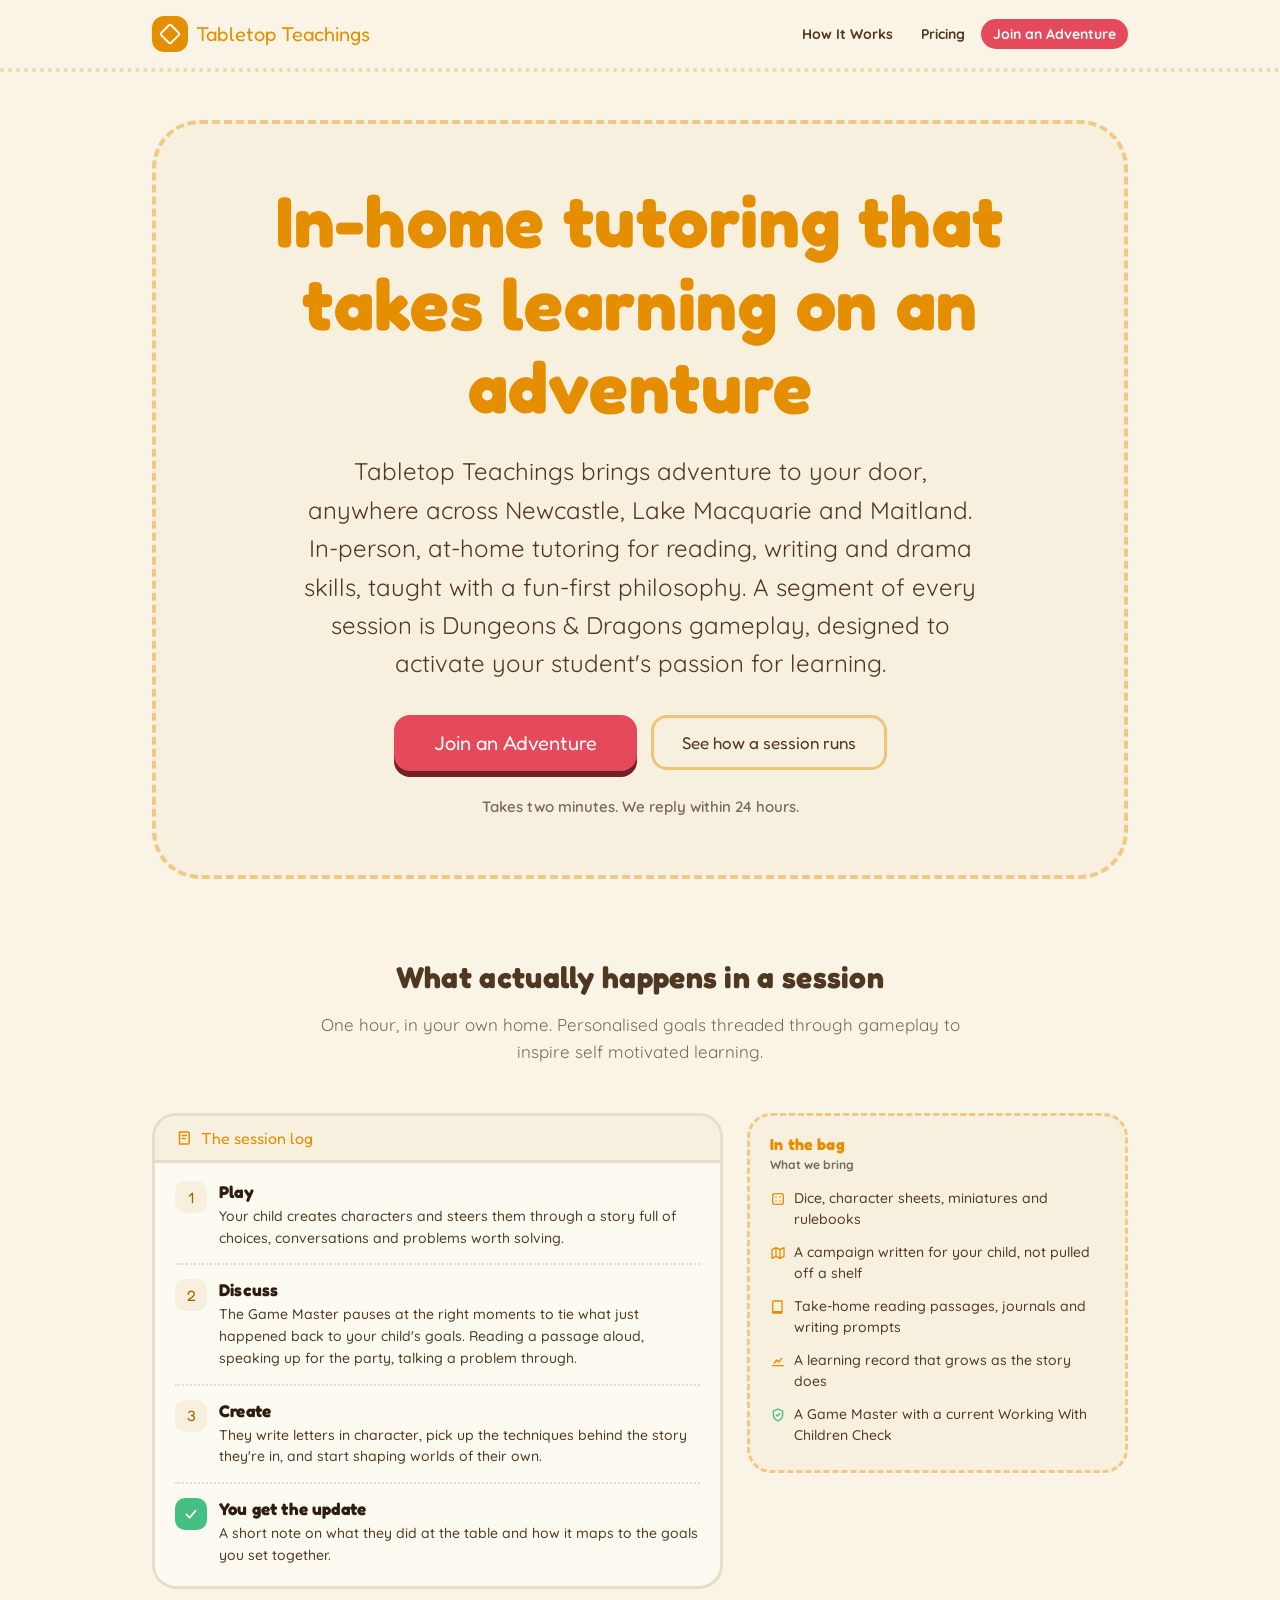
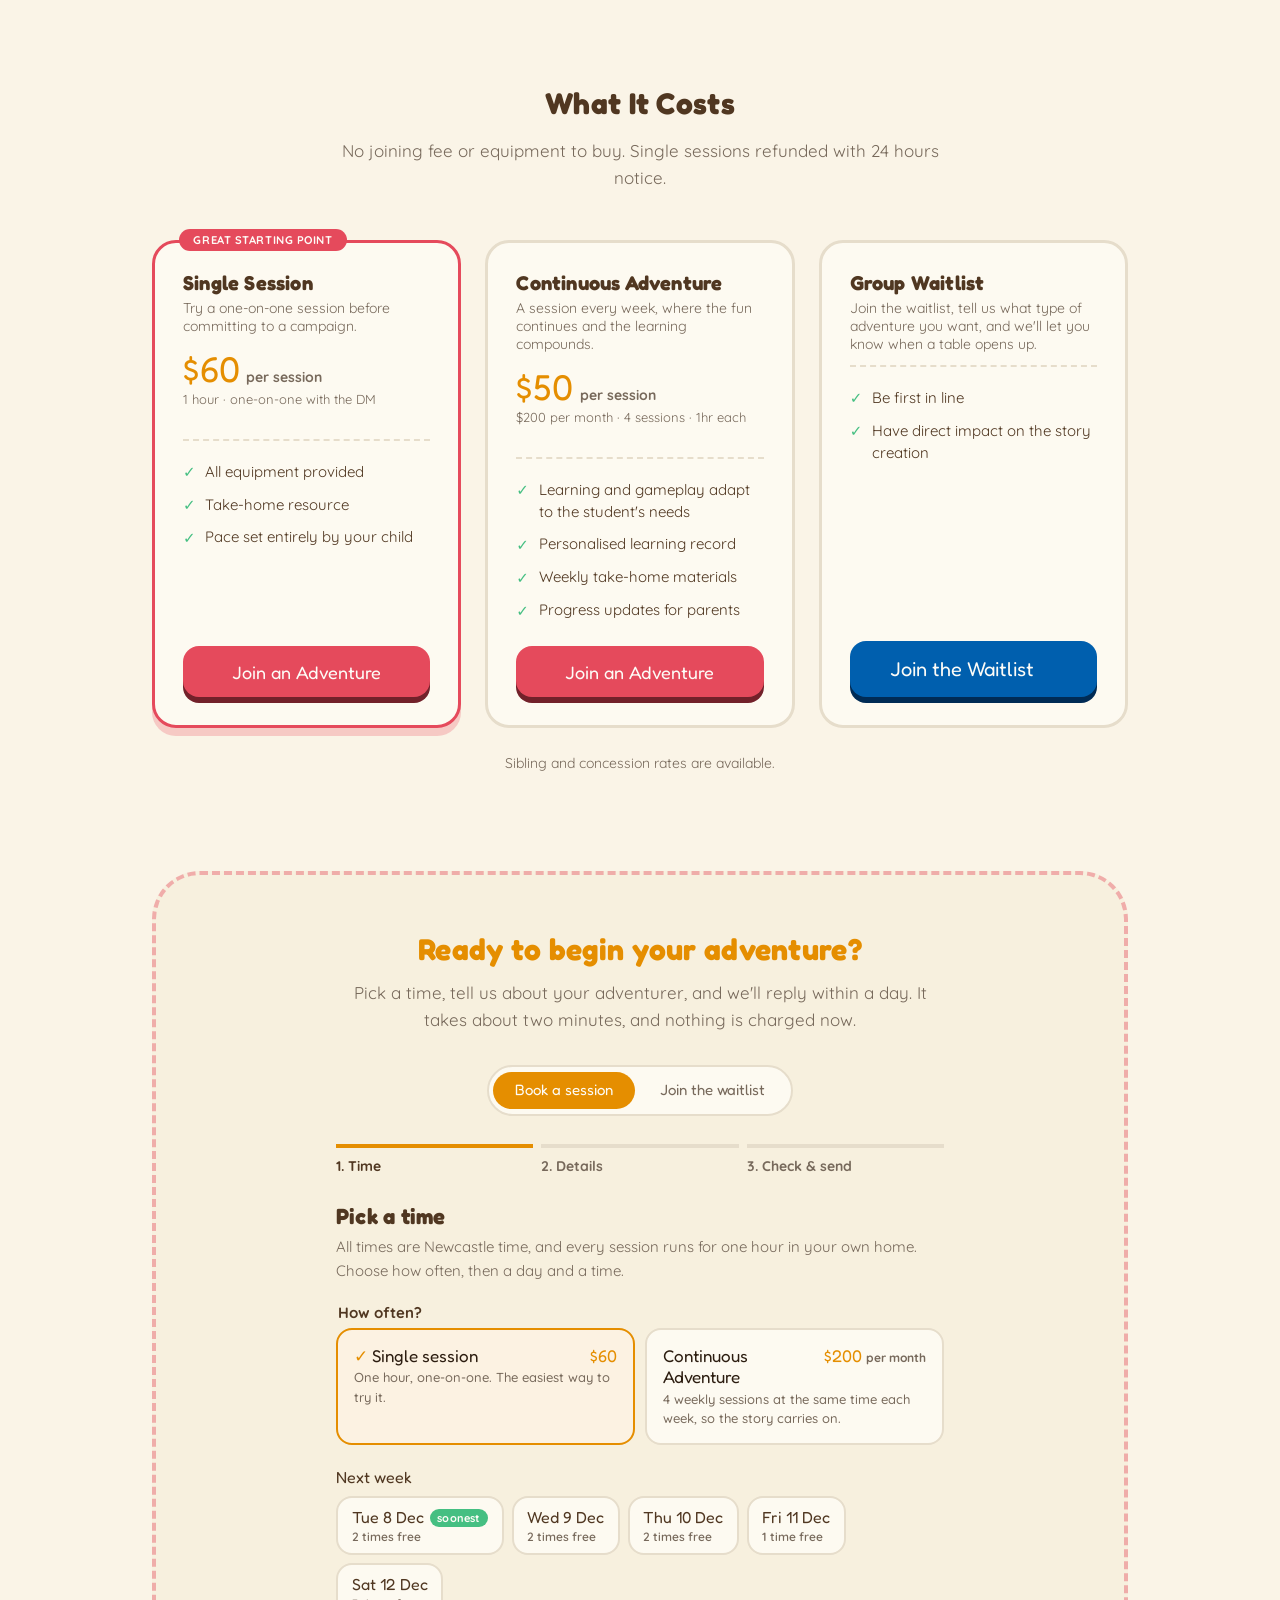
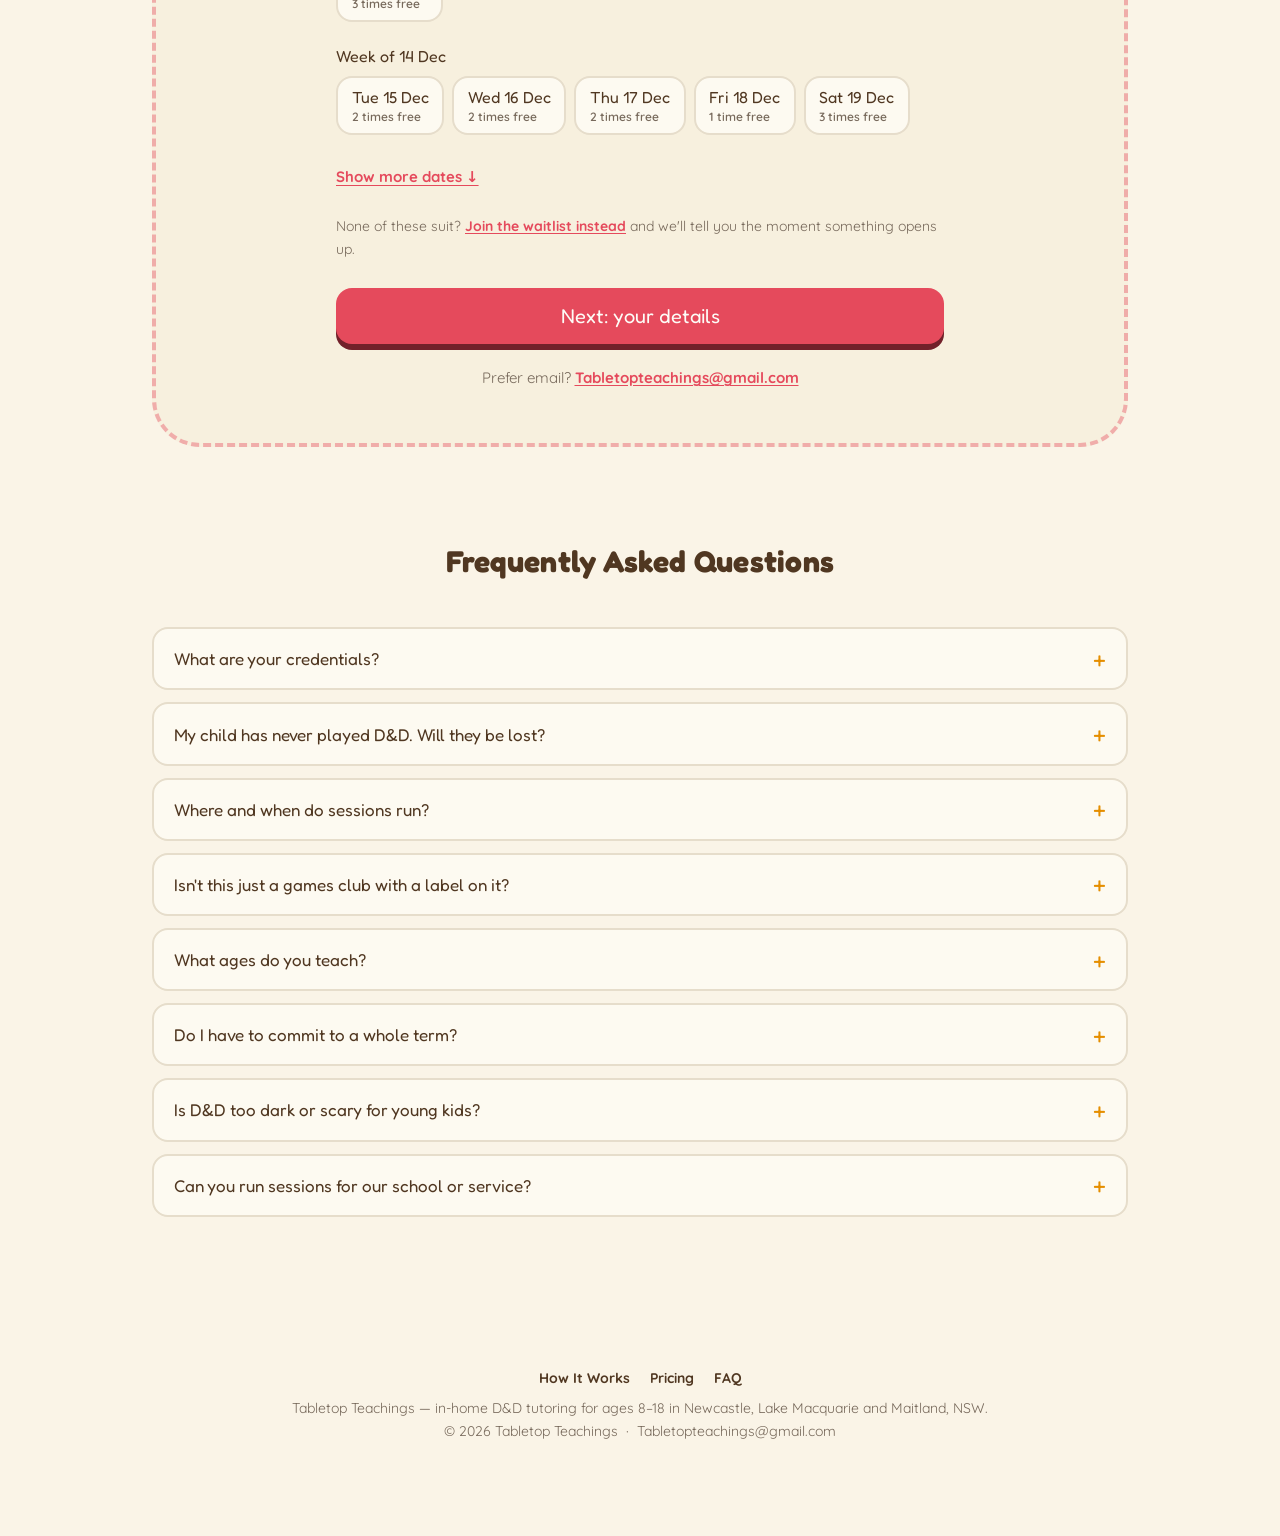
<file: index.html>
<!doctype html>
<html lang="en-AU">
<head>
  <!-- charset and viewport MUST stay first: charset has to appear within the
       first 1024 bytes of the document. Never put a script above these. -->
  <meta charset="utf-8" />
  <meta name="viewport" content="width=device-width, initial-scale=1" />

  <title>In-Home D&amp;D Tutoring for Kids in Newcastle NSW | Tabletop Teachings</title>
  <meta name="author" content="Tabletop Teachings" />
  <meta name="description" content="In-home tutoring for kids aged 8–18 across Newcastle, Lake Macquarie and Maitland NSW. Reading, writing and confidence goals taught through Dungeons &amp; Dragons. All equipment provided, from $50 a session." />
  <link rel="canonical" href="https://tabletopteachings.com/" />

  <meta property="og:type" content="website" />
  <meta property="og:site_name" content="Tabletop Teachings" />
  <meta property="og:url" content="https://tabletopteachings.com/" />
  <meta property="og:title" content="In-Home D&amp;D Tutoring for Kids in Newcastle NSW" />
  <meta property="og:description" content="Reading, writing and confidence, taught at your kitchen table through Dungeons &amp; Dragons. Ages 8–18. All equipment provided." />
  <meta property="og:image" content="https://tabletopteachings.com/assets/og-image.png" />
  <meta property="og:image:width" content="1200" />
  <meta property="og:image:height" content="630" />
  <meta property="og:image:alt" content="Tabletop Teachings — D&amp;D adventures that teach reading, writing and confidence." />
  <meta name="twitter:card" content="summary_large_image" />
  <meta name="twitter:title" content="In-Home D&amp;D Tutoring for Kids in Newcastle NSW" />
  <meta name="twitter:description" content="Reading, writing and confidence, taught at your kitchen table through Dungeons &amp; Dragons. Ages 8–18." />
  <meta name="twitter:image" content="https://tabletopteachings.com/assets/og-image.png" />
  <meta name="theme-color" content="#f6efe2" />

  <link rel="icon" href="favicon.ico" type="image/x-icon" />

  <!-- Critical, above-the-fold CSS inlined so the page paints without
       waiting on any network request. The full stylesheet below fills in
       everything else once it arrives; values here are kept in sync with
       css/style.css. -->
  <style>
    :root{--background:oklch(0.968 0.018 85);--foreground:oklch(0.245 0.032 60);--card:oklch(0.985 0.012 88);--secondary:oklch(0.955 0.024 88);--secondary-foreground:oklch(0.36 0.05 62);--primary:oklch(0.72 0.16 68);--primary-foreground:oklch(0.99 0.006 90);--accent:oklch(0.63 0.19 18);--accent-foreground:oklch(0.99 0.006 90);--muted:oklch(0.955 0.014 90);--muted-foreground:oklch(0.53 0.028 70);--border:oklch(0.9 0.026 84);--quest-3:oklch(0.72 0.14 158);--radius-2xl:3rem;--font-display:"Fredoka",system-ui,sans-serif;--font-body:"Quicksand",system-ui,sans-serif}
    *,*::before,*::after{box-sizing:border-box}
    body{margin:0;background-color:var(--background);color:var(--foreground);font-family:var(--font-body);-webkit-font-smoothing:antialiased;padding-bottom:4.75rem}
    h1,h2,h3{font-family:var(--font-display);letter-spacing:.01em;margin:0}
    p{margin:0}a{color:inherit;text-decoration:none}
    .container{width:100%;max-width:64rem;margin-inline:auto;padding:3rem 1.5rem}
    .site-nav .container{padding-block:0}
    .min-h-screen{min-height:100vh}
    .eyebrow{display:inline-block;margin-bottom:1.25rem;border-radius:9999px;background:var(--primary);color:var(--primary-foreground);padding:.25rem 1rem;font-size:.875rem;font-weight:700;text-transform:uppercase;letter-spacing:.06em}
    .site-nav{position:sticky;top:0;z-index:50;border-bottom:4px dotted color-mix(in oklab,var(--primary) 30%,transparent);background:color-mix(in oklab,var(--background) 90%,transparent);backdrop-filter:blur(6px)}
    .site-nav .container{display:flex;align-items:center;justify-content:space-between;flex-wrap:wrap;gap:.75rem;padding-block:1rem}
    .brand{display:flex;align-items:center;gap:.5rem}
    .brand-mark{display:flex;align-items:center;justify-content:center;width:2.25rem;height:2.25rem;border-radius:.75rem;background:var(--primary)}
    .brand-mark span{width:1rem;height:1rem;transform:rotate(45deg);border-radius:3px;border:2px solid var(--primary-foreground)}
    .brand-name{font-family:var(--font-display);font-size:1.25rem;color:var(--primary)}
    .nav-links{display:flex;align-items:center;gap:.25rem;font-size:.875rem;font-weight:700;color:var(--secondary-foreground)}
    .nav-links a{border-radius:9999px;padding:.375rem .75rem;transition:background-color .15s ease}
    .nav-links a:hover,.nav-links a[aria-current="page"]{background:var(--muted)}
    .nav-cta{border-radius:9999px;background:var(--accent);color:var(--accent-foreground)!important;padding:.375rem 1rem}
    .btn{display:inline-block;cursor:pointer;border-radius:1rem;padding:1rem 2.5rem;font-family:var(--font-display);font-size:1.25rem}
    .btn-accent{background:var(--accent);color:var(--accent-foreground);box-shadow:0 6px 0 0 color-mix(in oklab,var(--accent) 60%,black)}
    .btn-ghost{background:transparent;color:var(--secondary-foreground);border:3px solid color-mix(in oklab,var(--primary) 45%,transparent);font-size:1.0625rem;padding:.875rem 1.75rem}
    .hero{margin-bottom:2rem;border-radius:var(--radius-2xl);border:4px dashed color-mix(in oklab,var(--primary) 40%,transparent);background:var(--secondary);padding:2.5rem 1.5rem;text-align:center}
    .hero h1{margin-bottom:1.5rem;font-size:2.5rem;line-height:1.15;color:var(--primary)}
    .hero p{margin-inline:auto;margin-bottom:2rem;max-width:42rem;font-size:1.25rem;line-height:1.6;color:var(--secondary-foreground)}
    .hero-actions{display:flex;flex-wrap:wrap;align-items:center;justify-content:center;gap:.875rem;margin-bottom:1.5rem}
    .hero-reassure{font-size:.9375rem!important;font-weight:600;margin-bottom:0!important;color:var(--muted-foreground)!important}
    .trust-strip{list-style:none;display:flex;flex-wrap:wrap;justify-content:center;gap:.5rem;margin:0 0 2.5rem;padding:0}
    .trust-chip{display:inline-flex;align-items:center;gap:.4rem;border-radius:9999px;border:2px solid var(--border);background:var(--card);padding:.4rem .9rem;font-size:.8125rem;font-weight:700;color:var(--secondary-foreground)}
    .trust-chip::before{content:"";width:.5rem;height:.5rem;border-radius:9999px;background:var(--quest-3)}
    @media (max-width:640px){.nav-links .nav-scroll-link{display:none}.nav-links{gap:.5rem}.hero h1{font-size:2rem}.trust-chip{font-size:.75rem;padding:.35rem .7rem}}@media (min-width:768px){body{padding-bottom:0}.hero{padding:3.5rem}.hero h1{font-size:3.75rem}.hero p{font-size:1.375rem}}
  </style>

  <link rel="preconnect" href="https://fonts.googleapis.com" />
  <link rel="preconnect" href="https://fonts.gstatic.com" crossorigin />

  <!-- Fonts and the full stylesheet load async (preload → swap to stylesheet
       on load) so they never block first paint. -->
  <link rel="preload" as="style" href="https://fonts.googleapis.com/css2?family=Fredoka:wght@400;500;600;700&family=Quicksand:wght@400;500;600;700&display=swap" onload="this.onload=null;this.rel='stylesheet'" />
  <link rel="preload" as="style" href="css/style.css" onload="this.onload=null;this.rel='stylesheet'" />
  <link rel="preload" as="style" href="css/booking.css" onload="this.onload=null;this.rel='stylesheet'" />
  <!-- The how-it-works section. Kept separate only so it is easy to drop in;
       paste its contents at the end of css/style.css and delete this line
       whenever you want to save the extra request. -->
  <link rel="preload" as="style" href="css/session-log.css" onload="this.onload=null;this.rel='stylesheet'" />
  <noscript>
    <link rel="stylesheet" href="https://fonts.googleapis.com/css2?family=Fredoka:wght@400;500;600;700&family=Quicksand:wght@400;500;600;700&display=swap" />
    <link rel="stylesheet" href="css/style.css" />
    <link rel="stylesheet" href="css/booking.css" />
    <link rel="stylesheet" href="css/session-log.css" />
  </noscript>

  <!-- ═══ ANALYTICS ═══════════════════════════════════════════════════════
       Paste your Google Analytics 4 tag here when you have one.
       js/track.js reports CTA clicks as "cta_click"; js/schedule.js sends
       the single "generate_lead" conversion once a booking is submitted.
       ═══════════════════════════════════════════════════════════════════ -->

  <!-- ═══ BUSINESS SCHEMA ═════════════════════════════════════════════════
       Keep name / email / prices identical to your Google Business Profile
       and to the visible text on this page. If a price changes, change it in
       BOTH places. Never add aggregateRating without real reviews.
       ═══════════════════════════════════════════════════════════════════ -->
  <script type="application/ld+json">
  {
    "@context": "https://schema.org",
    "@type": "LocalBusiness",
    "@id": "https://tabletopteachings.com/#business",
    "name": "Tabletop Teachings",
    "description": "In-home tutoring for reading, writing and drama skills for ages 8–18 in Newcastle NSW, taught through Dungeons & Dragons gameplay.",
    "url": "https://tabletopteachings.com/",
    "image": "https://tabletopteachings.com/assets/og-image.png",
    "email": "Tabletopteachings@gmail.com",
    "priceRange": "$50-$60",
    "currenciesAccepted": "AUD",
    "address": {
      "@type": "PostalAddress",
      "addressLocality": "Newcastle",
      "addressRegion": "NSW",
      "postalCode": "2300",
      "addressCountry": "AU"
    },
    "areaServed": [
      { "@type": "City", "name": "Newcastle, NSW" },
      { "@type": "City", "name": "Lake Macquarie, NSW" },
      { "@type": "City", "name": "Maitland, NSW" }
    ],
    "openingHoursSpecification": [{
      "@type": "OpeningHoursSpecification",
      "dayOfWeek": ["Monday","Tuesday","Wednesday","Thursday","Friday","Saturday"],
      "opens": "09:00",
      "closes": "18:00"
    }],
    "hasOfferCatalog": {
      "@type": "OfferCatalog",
      "name": "Tutoring sessions",
      "itemListElement": [
        {
          "@type": "Offer",
          "name": "Single Session",
          "description": "A one-hour, one-on-one in-home session with the Game Master. All equipment provided.",
          "price": "60",
          "priceCurrency": "AUD"
        },
        {
          "@type": "Offer",
          "name": "Continuous Adventure",
          "description": "A weekly one-hour session, billed at $200 per month for four sessions.",
          "price": "50",
          "priceCurrency": "AUD"
        }
      ]
    }
  }
  </script>

  <!-- ═══ FAQ SCHEMA ══════════════════════════════════════════════════════
       Every question and answer below must match the visible FAQ text on the
       page word for word. If you edit one, edit the other.
       ═══════════════════════════════════════════════════════════════════ -->
  <script type="application/ld+json">
  {
    "@context": "https://schema.org",
    "@type": "FAQPage",
    "mainEntity": [
      {
        "@type": "Question",
        "name": "What are your credentials?",
        "acceptedAnswer": {
          "@type": "Answer",
          "text": "All of our Game Masters hold a valid, current Working With Children Check, First Aid and CPR certification, and experience working with children."
        }
      },
      {
        "@type": "Question",
        "name": "My child has never played D&D. Will they be lost?",
        "acceptedAnswer": {
          "@type": "Answer",
          "text": "Nope! Our sessions are designed to work regardless of a student's experience, and are tailored to their learning goals."
        }
      },
      {
        "@type": "Question",
        "name": "Where and when do sessions run?",
        "acceptedAnswer": {
          "@type": "Answer",
          "text": "We bring the learning to you. Sessions run in your own home across Newcastle, Lake Macquarie and Maitland in NSW, and there is no equipment for you to buy or set up."
        }
      },
      {
        "@type": "Question",
        "name": "Isn't this just a games club with a label on it?",
        "acceptedAnswer": {
          "@type": "Answer",
          "text": "Every campaign starts with a written list of reading, writing and social objectives for that student. Objectives are ticked off only when a player actually demonstrates them at the table, and you get a record of your own child's progress."
        }
      },
      {
        "@type": "Question",
        "name": "What ages do you teach?",
        "acceptedAnswer": {
          "@type": "Answer",
          "text": "Ages 8 to 18."
        }
      },
      {
        "@type": "Question",
        "name": "Do I have to commit to a whole term?",
        "acceptedAnswer": {
          "@type": "Answer",
          "text": "Nope! You can book a single session first and expand to a full term at any time."
        }
      },
      {
        "@type": "Question",
        "name": "Is D&D too dark or scary for young kids?",
        "acceptedAnswer": {
          "@type": "Answer",
          "text": "Nope! Our stories are designed specifically for the age groups that engage with them. Our Game Masters are always ready to talk to parents and students to keep the story and the learning within expectations."
        }
      },
      {
        "@type": "Question",
        "name": "Can you run sessions for our school or service?",
        "acceptedAnswer": {
          "@type": "Answer",
          "text": "Yes. We offer on-site sessions for schools, libraries, OOSH programs and support services, mapped to your literacy goals with written reporting on request. Use the form on this page and mention your organisation."
        }
      }
    ]
  }
  </script>
</head>
<body>
  <a href="#main" class="skip-link">Skip to content</a>

  <div class="min-h-screen">
    <nav class="site-nav">
      <div class="container" style="padding-block: 1rem;">
        <a href="#top" class="brand">
          <span class="brand-mark" aria-hidden="true"><span></span></span>
          <span class="brand-name">Tabletop Teachings</span>
        </a>
        <div class="nav-links">
          <a href="#how-it-works" class="nav-scroll-link">How It Works</a>
          <a href="#pricing" class="nav-scroll-link">Pricing</a>
          <a href="#contact" class="nav-cta" data-track-cta="nav">Join an Adventure</a>
        </div>
      </div>
    </nav>

    <div class="container">
      <header id="top" class="hero">
        <!-- The H1 now carries the words a parent actually types into Google
             ("tutoring", "Newcastle") while keeping the original tagline. -->
        <h1>In-home tutoring that takes learning on an adventure</h1>
        <p>Tabletop Teachings brings adventure to your door, anywhere across Newcastle, Lake Macquarie and Maitland. In-person, at-home tutoring for reading, writing and drama skills, taught with a fun-first philosophy. A segment of every session is Dungeons &amp; Dragons gameplay, designed to activate your student's passion for learning.</p>
        <div class="hero-actions">
          <a href="#contact" class="btn btn-accent" data-track-cta="hero">Join an Adventure</a>
          <a href="#how-it-works" class="btn btn-ghost">See how a session runs</a>
        </div>
        <p class="hero-reassure">Takes two minutes. We reply within 24 hours.</p>
      </header>

      <main id="main">
        <!-- ═══ How a session runs ═══════════════════════════════════════
             Styled by css/session-log.css. The icon sprite below must stay
             inside this section — the <use> references break without it, and
             it renders nothing on its own.
        ══════════════════════════════════════════════════════════════════ -->
        <section id="how-it-works" class="section">
          <svg class="tt-sprite" aria-hidden="true" focusable="false" xmlns="http://www.w3.org/2000/svg">
            <symbol id="i-log" viewBox="0 0 24 24" fill="none" stroke="currentColor" stroke-width="2" stroke-linecap="round" stroke-linejoin="round">
              <path d="M6 4h11a2 2 0 0 1 2 2v12a2 2 0 0 1-2 2H6zM6 4v16M9.5 8.5h6M9.5 12.5h4" />
            </symbol>
            <symbol id="i-dice" viewBox="0 0 24 24" fill="none" stroke="currentColor" stroke-width="2" stroke-linecap="round" stroke-linejoin="round">
              <rect x="4" y="4" width="16" height="16" rx="3" />
              <circle cx="9" cy="9" r="1.1" fill="currentColor" stroke="none" />
              <circle cx="15" cy="9" r="1.1" fill="currentColor" stroke="none" />
              <circle cx="9" cy="15" r="1.1" fill="currentColor" stroke="none" />
              <circle cx="15" cy="15" r="1.1" fill="currentColor" stroke="none" />
            </symbol>
            <symbol id="i-map" viewBox="0 0 24 24" fill="none" stroke="currentColor" stroke-width="2" stroke-linecap="round" stroke-linejoin="round">
              <path d="M9 4 3 7v13l6-3 6 3 6-3V4l-6 3zM9 4v13M15 7v13" />
            </symbol>
            <symbol id="i-book" viewBox="0 0 24 24" fill="none" stroke="currentColor" stroke-width="2" stroke-linecap="round" stroke-linejoin="round">
              <path d="M4 5a2 2 0 0 1 2-2h12v16H6a2 2 0 0 0-2 2zM4 19a2 2 0 0 0 2 2h12" />
            </symbol>
            <symbol id="i-chart" viewBox="0 0 24 24" fill="none" stroke="currentColor" stroke-width="2" stroke-linecap="round" stroke-linejoin="round">
              <path d="M4 19h16M6.5 15l3.5-4.5 3 3 4.5-5.5" />
            </symbol>
            <symbol id="i-shield" viewBox="0 0 24 24" fill="none" stroke="currentColor" stroke-width="2" stroke-linecap="round" stroke-linejoin="round">
              <path d="M12 3.2 19 6v5c0 4.4-2.9 8.4-7 9.7C7.9 19.4 5 15.4 5 11V6z" />
              <path d="M9.2 11.8 11 13.6l3.8-3.8" />
            </symbol>
            <symbol id="i-check" viewBox="0 0 24 24" fill="none" stroke="currentColor" stroke-width="2.5" stroke-linecap="round" stroke-linejoin="round">
              <path d="M5 12.5 10 17.5 19 7" />
            </symbol>
          </svg>

          <h2 class="section-title">What actually happens in a session</h2>
          <p class="section-sub">One hour, in your own home. Personalised goals threaded through gameplay to inspire self motivated learning. </p>

          <div class="session-layout session-layout--log">
            <div class="session-log">
              <p class="session-log-head">
                <svg aria-hidden="true"><use href="#i-log" /></svg>
                The session log
              </p>

              <ol class="log-entries">
                <li>
                  <span class="log-badge" aria-hidden="true">1</span>
                  <div>
                    <h3>Play</h3>
                    <p>Your child creates characters and steers them through a story full of choices, conversations and problems worth solving.</p>
                  </div>
                </li>
                <li>
                  <span class="log-badge" aria-hidden="true">2</span>
                  <div>
                    <h3>Discuss</h3>
                    <p>The Game Master pauses at the right moments to tie what just happened back to your child's goals. Reading a passage aloud, speaking up for the party, talking a problem through.</p>
                  </div>
                </li>
                <li>
                  <span class="log-badge" aria-hidden="true">3</span>
                  <div>
                    <h3>Create</h3>
                    <p>They write letters in character, pick up the techniques behind the story they're in, and start shaping worlds of their own.</p>
                  </div>
                </li>
                <li>
                  <span class="log-badge log-badge--done" aria-hidden="true"><svg><use href="#i-check" /></svg></span>
                  <div>
                    <h3>You get the update</h3>
                    <p>A short note on what they did at the table and how it maps to the goals you set together.</p>
                  </div>
                </li>
              </ol>
            </div>

            <aside class="kit-panel">
              <h3>In the bag</h3>
              <p class="kit-note">What we bring</p>
              <ul class="kit-list">
                <li><svg aria-hidden="true"><use href="#i-dice" /></svg><span>Dice, character sheets, miniatures and rulebooks</span></li>
                <li><svg aria-hidden="true"><use href="#i-map" /></svg><span>A campaign written for your child, not pulled off a shelf</span></li>
                <li><svg aria-hidden="true"><use href="#i-book" /></svg><span>Take-home reading passages, journals and writing prompts</span></li>
                <li><svg aria-hidden="true"><use href="#i-chart" /></svg><span>A learning record that grows as the story does</span></li>
                <li><svg aria-hidden="true" class="kit-icon--safe"><use href="#i-shield" /></svg><span>A Game Master with a current Working With Children Check</span></li>
              </ul>
            </aside>
          </div>
        </section>
        
        
        <!-- ═══ Live adventures — cards expand in place ══════════════════ -->
        <!-- 
        <section id="live-quests" class="section">
          <h2 class="section-title">Adventures In Progress</h2>
          <p class="section-sub">Tap a quest to see its world, its characters and the skills the party is working on.</p>
          <div id="home-quests-grid" class="campaign-switcher"></div>
          <p class="section-cta-wrap">
            <a href="#contact" class="section-cta" data-track-cta="quests-section">Join an Adventure &rarr;</a>
          </p>
        </section>
        -->
        <!-- ═══ Pricing ══════════════════════════════════════════════════
             There is one set of prices now. The Solo / Group switch that
             used to sit here is gone, along with its CSS.
        ══════════════════════════════════════════════════════════════════ -->
        
        <section id="pricing" class="section">
          <h2 class="section-title">What It Costs</h2>
          <p class="section-sub">No joining fee or equipment to buy. Single sessions refunded with 24 hours notice.</p>
          <div class="pricing-grid">
            <article class="price-card is-featured">
              <span class="price-flag">Great starting point</span>
              <h3>Single Session</h3>
              <p class="price-desc">Try a one-on-one session before committing to a campaign.</p>
              <p class="price-amount">$60 <span class="price-unit">per session</span></p>
              <p class="price-note">1 hour &middot; one-on-one with the DM</p>
              <ul class="price-list">
                <li>All equipment provided</li>
                <li>Take-home resource</li>
                <li>Pace set entirely by your child</li>
              </ul>
              <a href="#contact" class="btn btn-accent btn-block" data-track-cta="pricing-single">Join an Adventure</a>
            </article>
            <article class="price-card">
              <h3>Continuous Adventure</h3>
              <p class="price-desc">A session every week, where the fun continues and the learning compounds.</p>
              <p class="price-amount">$50 <span class="price-unit">per session</span></p>
              <p class="price-note">$200 per month &middot; 4 sessions &middot; 1hr each</p>
              <ul class="price-list">
                <li>Learning and gameplay adapt to the student's needs</li>
                <li>Personalised learning record</li>
                <li>Weekly take-home materials</li>
                <li>Progress updates for parents</li>
              </ul>
              <a href="#contact" class="btn btn-accent btn-block" data-track-cta="pricing-term">Join an Adventure</a>
            </article>
            <article class="price-card">
              <h3>Group Waitlist</h3>
              <p class="price-desc">Join the waitlist, tell us what type of adventure you want, and we'll let you know when a table opens up.</p>
              <ul class="price-list">
                <li>Be first in line</li>
                <li>Have direct impact on the story creation</li>
              </ul>
              <a href="#waitlist" class="btn btn-blue" data-track-cta="pricing-waitlist">Join the Waitlist</a>
            </article>
          </div>
          <p class="pricing-footnote">Sibling and concession rates are available.</p>
        </section>
        
        <!--
          ═══ TESTIMONIALS ══════════════════════════════════════════════════
          This is the single highest-value thing you can add to this page.
          Ask two or three current families for a sentence, get their written
          OK, then delete these comment markers and fill in the blanks.
          Use first name + child's year level only (e.g. "Sarah, parent of a
          Year 4 player"). Never use a child's full name.

        <section id="reviews" class="section">
          <h2 class="section-title">What Families Say</h2>
          <div class="audience-grid">
            <article class="audience-card tone-quest-4">
              <span class="audience-quote">&ldquo;[Quote from a parent.]&rdquo;</span>
              <p>&mdash; [First name], parent of a [Year X] player</p>
            </article>
            <article class="audience-card tone-quest-2">
              <span class="audience-quote">&ldquo;[Quote from a parent.]&rdquo;</span>
              <p>&mdash; [First name], parent of a [Year X] player</p>
            </article>
          </div>
        </section>
          ═══════════════════════════════════════════════════════════════════
        -->
        
        <!-- ═══ Booking ══════════════════════════════════════════════════
             The only booking path on the site. The times come from
             js/availability.js — open that file to change your teaching
             week, block a booked slot, or add a holiday.

             The two tabs switch in pure CSS, so the form still works if the
             script fails. Keep the radios directly inside <form>: the tab
             switching relies on them being siblings of everything below.
        ══════════════════════════════════════════════════════════════════ -->
        <section id="contact" class="section booking-section">
          <div class="booking-shell">
            <h2 class="section-title">Ready to begin your adventure?</h2>
            <p class="section-sub">Pick a time, tell us about your adventurer, and we'll reply within a day. It takes about two minutes, and nothing is charged now.</p>

            <!-- Shown after a successful submit; Netlify returns here with ?done=1 -->
            <div id="done" class="done-card" hidden tabindex="-1">
              <span class="done-tick" aria-hidden="true">&#10003;</span>
              <h3>That's come through</h3>
              <p>We'll email you within a day to confirm the time and answer anything you're wondering about.</p>
              <p class="done-next">Nothing to bring and nothing to buy &mdash; the dice, character sheets and rulebooks all arrive with your Game Master.</p>
            </div>

            <form id="booking-form" name="booking" method="POST" action="?done=1#contact"
                  data-netlify="true" data-netlify-honeypot="bot-field">
              <input type="hidden" name="form-name" value="booking" />
              <!-- Spam trap, parked off-screen by .hp-field. A person never
                   sees it; a bot fills it in and Netlify bins the submission. -->
              <p class="hp-field" aria-hidden="true"><label>Leave this empty: <input name="bot-field" tabindex="-1" autocomplete="off" /></label></p>

              <!-- ─── Tabs ─────────────────────────────────────────────── -->
              <input type="radio" name="mode" id="mode-book" value="Booking a session" class="mode-radio" checked />
              <input type="radio" name="mode" id="mode-waitlist" value="Waitlist" class="mode-radio" />
              <div class="mode-toggle" id="waitlist" role="radiogroup" aria-label="What would you like to do?">
                <label for="mode-book">Book a session</label>
                <label for="mode-waitlist">Join the waitlist</label>
              </div>

              <!-- Revealed by js/schedule.js. Without it, every step below is
                   simply visible at once: a longer form, but a working one. -->
              <ol class="bk-steps" id="steps" hidden>
                <li data-step-dot data-state="current"><span class="label-book">Time</span><span class="label-waitlist">What you want</span></li>
                <li data-step-dot data-state="todo">Details</li>
                <li data-step-dot data-state="todo">Check &amp; send</li>
              </ol>

              <!-- ─── Step 1 ───────────────────────────────────────────── -->
              <section class="bk-step" data-step="1" aria-label="Step 1 of 3">
                <div class="panel-book">
                  <h3 class="booking-h" data-step-heading tabindex="-1">Pick a time</h3>
                  <p class="block-sub">All times are Newcastle time, and every session runs for one hour in your own home. Choose how often, then a day and a time.</p>

                  <!-- The plan changes what the picker offers, not just what
                       gets written on the enquiry: choosing the package makes
                       js/schedule.js show only start times that are free
                       every week of the run. The number of sessions is
                       written in by script from packageSessions in
                       js/availability.js — don't hard-code it here. The
                       PRICES below are hand-maintained; see the README. -->
                  <fieldset class="radio-set plan-set">
                    <legend>How often?</legend>
                    <div class="plan-grid">
                      <label class="plan-option">
                        <input type="radio" name="plan" id="plan-single" class="plan-radio"
                               value="Single session" checked />
                        <span class="plan-body">
                          <span class="plan-name">Single session</span>
                          <span class="plan-price">$60</span>
                          <span class="plan-detail">One hour, one-on-one. The easiest way to try it.</span>
                        </span>
                      </label>
                      <label class="plan-option">
                        <input type="radio" name="plan" id="plan-weekly" class="plan-radio"
                               value="Continuous Adventure (weekly)" />
                        <span class="plan-body">
                          <span class="plan-name">Continuous Adventure</span>
                          <span class="plan-price">$200 <span class="plan-per">per month</span></span>
                          <span class="plan-detail"><span data-package-count>4</span> weekly sessions at the same time each week, so the story carries on.</span>
                        </span>
                      </label>
                    </div>
                  </fieldset>

                  <div id="session-field" class="field">
                    <div id="slots" aria-busy="true" aria-live="polite">
                      <p class="slots-loading">Finding free times&hellip;</p>
                    </div>
                    <p id="slots-empty" class="slots-empty" hidden></p>
                  </div>

                  <input type="hidden" name="session" id="session-value" />
                  <p id="session-summary" class="session-summary" role="status" hidden></p>

                  <p class="mode-nudge">None of these suit? <label for="mode-waitlist" class="mode-link">Join the waitlist instead</label> and we'll tell you the moment something opens up.</p>
                </div>

                <div class="panel-waitlist">
                  <h3 class="booking-h" data-step-heading tabindex="-1">Join the waitlist for a group</h3>
                  <p class="block-sub">Tell us what you're after and we'll be in touch the moment a table opens up.</p>

                  <div class="field">
                    <label for="availability">Which days and times usually suit? <span class="optional">optional</span></label>
                    <textarea id="availability" name="availability" rows="2"
                      placeholder="e.g. after school Tuesdays or Thursdays, or Saturday mornings"></textarea>
                  </div>
                </div>

                <div class="step-nav">
                  <button type="button" class="btn btn-accent step-next" data-next>Next: your details</button>
                </div>
              </section>

              <!-- ─── Step 2 ───────────────────────────────────────────── -->
              <section class="bk-step" data-step="2" aria-label="Step 2 of 3">
                <h3 class="booking-h" data-step-heading tabindex="-1">Your details</h3>
                <p class="block-sub">Enough to reply to you and to plan the first session. Nothing more.</p>

                <div class="field-row">
                  <div class="field">
                    <label for="parent-name">Your name</label>
                    <input id="parent-name" name="parent-name" type="text" autocomplete="name" required
                      data-error="Add your name so we know who we're replying to." />
                  </div>
                  <div class="field">
                    <label for="parent-email">Email</label>
                    <input id="parent-email" name="parent-email" type="email" autocomplete="email"
                      inputmode="email" required
                      data-error="Add an email address &mdash; it's how we confirm."
                      data-error-format="That email looks incomplete. Check for a typo." />
                  </div>
                </div>

                <div class="field-row">
                  <div class="field">
                    <label for="parent-phone">Mobile <span class="optional">optional</span></label>
                    <input id="parent-phone" name="parent-phone" type="tel" autocomplete="tel" inputmode="tel"
                      data-error-format="That number looks too short." />
                    <p class="field-hint">Only used to text you a reminder before the session.</p>
                  </div>
                  <div class="field">
                    <label for="suburb">Your suburb</label>
                    <input id="suburb" name="suburb" type="text" autocomplete="address-level2" required
                      placeholder="e.g. Merewether"
                      data-error="Add your suburb so we can check we cover it." />
                    <p class="field-hint">We travel across Newcastle, Lake Macquarie and Maitland.</p>
                  </div>
                </div>

                <div class="field-row">
                  <div class="field">
                    <label for="student-first-name">Their first name</label>
                    <input id="student-first-name" name="student-first-name" type="text" required
                      data-error="Add their first name." />
                  </div>
                  <div class="field">
                    <label for="student-year">Their school year</label>
                    <select id="student-year" name="student-year" required
                      data-error="Choose their school year.">
                      <option value="">Choose&hellip;</option>
                      <option>Year 3</option><option>Year 4</option><option>Year 5</option>
                      <option>Year 6</option><option>Year 7</option><option>Year 8</option>
                      <option>Year 9</option><option>Year 10</option><option>Year 11</option>
                      <option>Year 12</option><option>Not in school</option>
                    </select>
                  </div>
                </div>

                <!-- Chips instead of a blank box: one tap answers the question
                     that used to be a required paragraph, and the answers come
                     back in a form you can actually sort. -->
                <fieldset class="radio-set" data-required-group data-error="Pick at least one &mdash; it's how we match the right table.">
                  <legend>What would you like them to get out of it?</legend>
                  <div class="chip-wrap">
                    <label class="radio-chip"><input type="checkbox" name="goal" value="Reading confidence" /><span>Reading confidence</span></label>
                    <label class="radio-chip"><input type="checkbox" name="goal" value="Writing" /><span>Writing</span></label>
                    <label class="radio-chip"><input type="checkbox" name="goal" value="Speaking up in a group" /><span>Speaking up in a group</span></label>
                    <label class="radio-chip"><input type="checkbox" name="goal" value="Making friends" /><span>Making friends</span></label>
                    <label class="radio-chip"><input type="checkbox" name="goal" value="Handling losing" /><span>Handling losing</span></label>
                    <label class="radio-chip"><input type="checkbox" name="goal" value="Focus and attention" /><span>Focus and attention</span></label>
                    <label class="radio-chip"><input type="checkbox" name="goal" value="Something else" /><span>Something else</span></label>
                  </div>
                </fieldset>

                <div class="field">
                  <label for="goals">Anything you'd like to add about that? <span class="optional">optional</span></label>
                  <textarea id="goals" name="goals" rows="3"
                    placeholder="Whatever matters most to you &mdash; in as much or as little detail as you like."></textarea>
                </div>

                <div class="field">
                  <label for="notes">Anything else we should know? <span class="optional">optional</span></label>
                  <textarea id="notes" name="notes" rows="3"
                    placeholder="Support needs, things that help them focus, topics to steer around."></textarea>
                </div>

                <div class="step-nav">
                  <button type="button" class="btn btn-accent step-next" data-next>Next: check it over</button>
                  <button type="button" class="step-back" data-back>Back</button>
                </div>
              </section>

              <!-- ─── Step 3 ───────────────────────────────────────────── -->
              <section class="bk-step" data-step="3" aria-label="Step 3 of 3">
                <h3 class="booking-h" data-step-heading tabindex="-1">Check and send</h3>
                <p class="block-sub">Here's what comes to us. Change anything you like before sending.</p>

                <div id="review" class="review-card"></div>

                <div class="check-field">
                  <label class="check-row">
                    <input type="checkbox" name="consent" value="yes" required
                      data-error="Tick the box so we know you're the parent or carer." />
                    <span>I'm this child's parent or carer and I'm happy to be contacted about this.</span>
                  </label>
                </div>

                <p class="privacy-note">
                  We keep these answers to run your child's sessions and nothing else &mdash;
                  never sold, never shared. Ask any time and we'll delete them.
                </p>

                <button type="submit" class="btn btn-accent btn-block">
                  <span class="label-book">Request this session</span>
                  <span class="label-waitlist">Join the waitlist</span>
                </button>
                <p class="pay-note">We'll confirm by email and sort out payment before the first session.</p>

                <div class="step-nav">
                  <button type="button" class="step-back" data-back>Back</button>
                </div>
              </section>

              <noscript>
                <p class="slots-empty" style="margin-top:1rem">The time picker needs JavaScript.
                  Fill in the rest and we'll email you the next free times, or write to us at
                  <a href="mailto:Tabletopteachings@gmail.com">Tabletopteachings@gmail.com</a>.</p>
              </noscript>
            </form>

            <p class="booking-alt">Prefer email? <a href="mailto:Tabletopteachings@gmail.com">Tabletopteachings@gmail.com</a></p>
          </div>
        </section>

        <!-- ═══ FAQ ══════════════════════════════════════════════════════
             If you edit any answer here, edit the matching answer in the
             FAQPage schema block in <head> so the two never disagree.
        ══════════════════════════════════════════════════════════════════ -->
        <section id="faq" class="section">
          <h2 class="section-title">Frequently Asked Questions</h2>
          <div class="faq-list">
            <details class="faq-item">
              <summary>What are your credentials?</summary>
              <p>All of our Game Masters hold a valid, current Working With Children Check, First Aid and CPR certification, and experience working with children.</p>
            </details>
            <details class="faq-item">
              <summary>My child has never played D&amp;D. Will they be lost?</summary>
              <p>Nope! Our sessions are designed to work regardless of a student's experience, and are tailored to their learning goals.</p>
            </details>
            <details class="faq-item">
              <summary>Where and when do sessions run?</summary>
              <p>We bring the learning to you. Sessions run in your own home across Newcastle, Lake Macquarie and Maitland in NSW, and there is no equipment for you to buy or set up.</p>
            </details>
            <details class="faq-item">
              <summary>Isn't this just a games club with a label on it?</summary>
              <p>Every campaign starts with a written list of reading, writing and social objectives for that student. Objectives are ticked off only when a player actually demonstrates them at the table, and you get a record of your own child's progress.</p>
            </details>
            <details class="faq-item">
              <summary>What ages do you teach?</summary>
              <p>Ages 8 to 18.</p>
            </details>
            <details class="faq-item">
              <summary>Do I have to commit to a whole term?</summary>
              <p>Nope! You can book a single session first and expand to a full term at any time.</p>
            </details>
            <details class="faq-item">
              <summary>Is D&amp;D too dark or scary for young kids?</summary>
              <p>Nope! Our stories are designed specifically for the age groups that engage with them. Our Game Masters are always ready to talk to parents and students to keep the story and the learning within expectations.</p>
            </details>
            <details class="faq-item">
              <summary>Can you run sessions for our school or service?</summary>
              <p>Yes. We offer on-site sessions for schools, libraries, OOSH programs and support services, mapped to your literacy goals with written reporting on request. Use the form on this page and mention your organisation.</p>
            </details>
          </div>
        </section>
      </main>

      <footer class="site-footer">
        <p class="footer-links">
          <a href="#how-it-works">How It Works</a>
          <a href="#pricing">Pricing</a>
          <a href="#faq">FAQ</a>
        </p>
        <!-- Name, area and contact in plain text. Google cross-checks this
             against your Google Business Profile, so keep them identical. -->
        <p>Tabletop Teachings &mdash; in-home D&amp;D tutoring for ages 8&ndash;18 in Newcastle, Lake Macquarie and Maitland, NSW.</p>
        <p class="footer-meta">&copy; <span id="year"></span> Tabletop Teachings &nbsp;&middot;&nbsp; <a href="mailto:Tabletopteachings@gmail.com">Tabletopteachings@gmail.com</a></p>
      </footer>
    </div>
  </div>

  <!-- Sticky CTA for phones, where most ad traffic lands. -->
  <div class="mobile-cta">
    <p>Spots open now in Newcastle</p>
    <a href="#contact" class="btn btn-accent" data-track-cta="mobile-sticky">Join an Adventure</a>
  </div>

  

  
  <script>
    // Guarded so the footer year can be removed from the markup without
    // this throwing a TypeError.
    var yearEl = document.getElementById("year");
    if (yearEl) { yearEl.textContent = new Date().getFullYear(); }
  </script>
  <script src="js/adventures-data.js"></script>
  <script src="js/quests.js"></script>
  <script src="js/track.js"></script>
  <!-- Your teaching week, booked slots and holidays. This is the file to
       edit when your availability changes — it must load before schedule.js,
       which reads it. -->
  <script src="js/availability.js"></script>
  <!-- Builds the time picker and runs the three-step form. -->
  <script src="js/schedule.js"></script>
</body>
</html>
</file>
<file: css/style.css>
/* ==========================================================================
   Tabletop Teachings — stylesheet
   Plain CSS, no build step. Organised in sections:
   1. Design tokens (colours, fonts)
   2. Reset / base
   3. Layout helpers
   4. Components (nav, buttons, cards, hero, steps, footer)
   5. Adventures page (campaign switcher, tabs, timeline, objectives)
   6. Responsive tweaks
   ========================================================================== */

/* ---- 1. Design tokens ---------------------------------------------------- */
:root {
  --radius-sm: 0.75rem;
  --radius-md: 1rem;
  --radius-lg: 1.5rem;
  --radius-xl: 2.5rem;
  --radius-2xl: 3rem;

  --background: oklch(0.968 0.018 85);
  --foreground: oklch(0.245 0.032 60);
  --card: oklch(0.985 0.012 88);
  --primary: oklch(0.72 0.16 68);
  --primary-foreground: oklch(0.99 0.006 90);
  --secondary: oklch(0.955 0.024 88);
  --secondary-foreground: oklch(0.36 0.05 62);
  --muted: oklch(0.955 0.014 90);
  --muted-foreground: oklch(0.53 0.028 70);
  --accent: oklch(0.63 0.19 18);
  --accent-foreground: oklch(0.99 0.006 90);
  --border: oklch(0.9 0.026 84);

  /* Button blue. Darker than --quest-1 so white label text clears 4.5:1;
     the quest tone is fine behind icons but not behind text. */
  --blue: oklch(0.48 0.15 250);
  --blue-foreground: oklch(0.99 0.006 90);

  /* Quest tones: bold icon colour + soft card wash for each */
  --quest-1: oklch(0.72 0.13 235);
  --quest-1-soft: oklch(0.965 0.022 235);
  --quest-2: oklch(0.65 0.16 300);
  --quest-2-soft: oklch(0.965 0.022 300);
  --quest-3: oklch(0.72 0.14 158);
  --quest-3-soft: oklch(0.965 0.024 158);
  --quest-4: oklch(0.74 0.15 55);
  --quest-4-soft: oklch(0.965 0.026 62);
  --quest-5: oklch(0.7 0.16 355);
  --quest-5-soft: oklch(0.965 0.02 355);
  --quest-6: oklch(0.62 0.16 275);
  --quest-6-soft: oklch(0.965 0.022 275);

  --font-display: "Fredoka", system-ui, sans-serif;
  --font-body: "Quicksand", system-ui, sans-serif;
  --shadow-parchment: 0 10px 30px -16px color-mix(in oklab, oklch(0.4 0.06 60) 45%, transparent);
}

/* ---- 2. Reset / base ------------------------------------------------------ */
*, *::before, *::after { box-sizing: border-box; }
html { scroll-behavior: smooth; }
@media (prefers-reduced-motion: reduce) {
  html { scroll-behavior: auto; }
}
body {
  margin: 0;
  background-color: var(--background);
  color: var(--foreground);
  font-family: var(--font-body);
  -webkit-font-smoothing: antialiased;
}
h1, h2, h3 {
  font-family: var(--font-display);
  letter-spacing: 0.01em;
  margin: 0;
}
p { margin: 0; }
a { color: inherit; text-decoration: none; }
button { font: inherit; color: inherit; background: none; border: 0; cursor: pointer; }
img { max-width: 100%; display: block; }

/* ---- 3. Layout helpers ---------------------------------------------------- */
.container {
  width: 100%;
  max-width: 64rem; /* 1024px */
  margin-inline: auto;
  padding: 3rem 1.5rem;
}
.site-nav .container { padding-block: 0; }
.min-h-screen { min-height: 100vh; }

/* Visually hidden, still read by screen readers. Used by the objectives
   list ("Completed:" / "Not yet completed:") and the skip link. Do not
   delete — without it that text renders visibly on the page. */
.sr-only {
  position: absolute;
  width: 1px;
  height: 1px;
  padding: 0;
  margin: -1px;
  overflow: hidden;
  clip: rect(0, 0, 0, 0);
  white-space: nowrap;
  border: 0;
}
.skip-link {
  position: absolute;
  left: 0.5rem;
  top: -4rem;
  z-index: 100;
  border-radius: 0 0 var(--radius-sm) var(--radius-sm);
  background: var(--accent);
  color: var(--accent-foreground);
  padding: 0.6rem 1rem;
  font-weight: 700;
  transition: top 0.15s ease;
}
.skip-link:focus { top: 0; }

/* Global keyboard focus ring. */
a:focus-visible,
button:focus-visible,
summary:focus-visible {
  outline: 3px solid var(--foreground);
  outline-offset: 2px;
}
.eyebrow {
  display: inline-block;
  margin-bottom: 1.25rem;
  border-radius: 9999px;
  background: var(--primary);
  color: var(--primary-foreground);
  padding: 0.25rem 1rem;
  font-size: 0.875rem;
  font-weight: 700;
  text-transform: uppercase;
  letter-spacing: 0.06em;
}

/* ---- 4. Nav ---------------------------------------------------------------- */
.site-nav {
  position: sticky;
  top: 0;
  z-index: 50;
  border-bottom: 4px dotted color-mix(in oklab, var(--primary) 30%, transparent);
  background: color-mix(in oklab, var(--background) 90%, transparent);
  backdrop-filter: blur(6px);
}
.site-nav .container {
  display: flex;
  align-items: center;
  justify-content: space-between;
  flex-wrap: wrap;
  gap: 0.75rem;
  padding-block: 1rem;
}
.brand {
  display: flex;
  align-items: center;
  gap: 0.5rem;
}
.brand-mark {
  display: flex;
  align-items: center;
  justify-content: center;
  width: 2.25rem;
  height: 2.25rem;
  border-radius: 0.75rem;
  background: var(--primary);
}
.brand-mark span {
  width: 1rem;
  height: 1rem;
  transform: rotate(45deg);
  border-radius: 3px;
  border: 2px solid var(--primary-foreground);
}
.brand-name {
  font-family: var(--font-display);
  font-size: 1.25rem;
  color: var(--primary);
}
.nav-links {
  display: flex;
  align-items: center;
  gap: 0.25rem;
  font-size: 0.875rem;
  font-weight: 700;
  color: var(--secondary-foreground);
}
.nav-links a {
  border-radius: 9999px;
  padding: 0.375rem 0.75rem;
  transition: background-color 0.15s ease;
}
.nav-links a:hover,
.nav-links a[aria-current="page"] {
  background: var(--muted);
}
.nav-cta {
  border-radius: 9999px;
  background: var(--accent);
  color: var(--accent-foreground) !important;
  padding: 0.375rem 1rem;
  transition: transform 0.1s ease;
}
.nav-cta:active { transform: translateY(2px); }

/* ---- Buttons --------------------------------------------------------------- */
.btn {
  display: inline-block;
  cursor: pointer;
  border-radius: 1rem;
  padding: 1rem 2.5rem;
  font-family: var(--font-display);
  font-size: 1.25rem;
  transition: all 0.1s ease;
}
.btn-accent {
  background: var(--accent);
  color: var(--accent-foreground);
  box-shadow: 0 6px 0 0 color-mix(in oklab, var(--accent) 60%, black);
}
.btn-accent:active {
  transform: translateY(4px);
  box-shadow: none;
}
.btn-primary {
  display: block;
  width: 100%;
  background: var(--primary);
  color: var(--primary-foreground);
  font-size: 1.125rem;
  box-shadow: 0 6px 0 0 color-mix(in oklab, var(--primary) 60%, black);
}
.btn-primary:active {
  transform: translateY(4px);
  box-shadow: none;
}
.btn-blue {
  background: var(--blue);
  color: var(--blue-foreground);
  box-shadow: 0 6px 0 0 color-mix(in oklab, var(--blue) 60%, black);
}
.btn-blue:active {
  transform: translateY(4px);
  box-shadow: none;
}

/* ---- Hero -------------------------------------------------------------- */
.hero {
  margin-bottom: 5rem;
  border-radius: var(--radius-2xl);
  border: 4px dashed color-mix(in oklab, var(--primary) 40%, transparent);
  background: var(--secondary);
  padding: 2.5rem 1.5rem;
  text-align: center;
}
.hero h1 {
  margin-bottom: 1.5rem;
  font-size: 3rem;
  line-height: 1.15;
  color: var(--primary);
}
.hero p {
  margin-inline: auto;
  margin-bottom: 2rem;
  max-width: 42rem;
  font-size: 1.25rem;
  line-height: 1.6;
  color: var(--secondary-foreground);
}

/* ---- Section headings ---------------------------------------------------- */
.section { margin-bottom: 6rem; scroll-margin-top: 6rem; }
.section-title {
  margin-bottom: 3rem;
  text-align: center;
  font-size: 1.875rem;
  color: var(--secondary-foreground);
}
.section-title + .section-sub {
  margin: -2rem auto 3rem;
  max-width: 40rem;
  text-align: center;
  font-size: 1.0625rem;
  line-height: 1.6;
  color: var(--muted-foreground);
}
.section-cta-wrap { margin-top: 1.75rem; text-align: center; }
.section-cta {
  display: inline-block;
  border-radius: 9999px;
  background: var(--accent);
  color: var(--accent-foreground);
  padding: 0.625rem 1.5rem;
  font-weight: 700;
  font-size: 0.9375rem;
  transition: transform 0.1s ease;
}
.section-cta:active { transform: translateY(2px); }

/* ---- Tenets / quest cards -------------------------------------------------- */
.tenets-grid {
  display: grid;
  grid-template-columns: 1fr;
  gap: 2rem;
}
.tenet-card {
  border-radius: var(--radius-lg);
  border: 3px solid;
  padding: 2rem;
  transition: transform 0.15s ease;
}
.tenet-card:nth-child(odd):hover { transform: rotate(1deg); }
.tenet-card:nth-child(even):hover { transform: rotate(-1deg); }
.tenet-icon {
  display: flex;
  align-items: center;
  justify-content: center;
  width: 3rem;
  height: 3rem;
  margin-bottom: 1rem;
  border-radius: 0.75rem;
}
.tenet-card h3 {
  margin-bottom: 0.75rem;
  font-size: 1.25rem;
}
.tenet-card p {
  line-height: 1.6;
  color: var(--secondary-foreground);
}

/* shape marks used inside tenet icons */
.shape-diamond { width: 1.25rem; height: 1.25rem; transform: rotate(45deg); border-radius: 3px; border: 2px solid var(--primary-foreground); }
.shape-circle  { width: 1.25rem; height: 1.25rem; border-radius: 9999px; background: var(--primary-foreground); }
.shape-bar     { width: 1.5rem; height: 0.375rem; border-radius: 9999px; background: var(--primary-foreground); }
.shape-corner  { width: 1.25rem; height: 1.25rem; border-bottom: 4px solid var(--primary-foreground); border-right: 4px solid var(--primary-foreground); border-radius: 0 0 3px 0; }
.shape-spark   { width: 1rem; height: 1rem; transform: rotate(45deg); background: var(--primary-foreground); }
.shape-pill    { width: 1.5rem; height: 0.625rem; border-radius: 9999px; background: var(--primary-foreground); }

/* Soft tone card background — used on tenet cards, campaign switcher
   cards, and character cards. Solid tone fills, tinted headings and
   skill tags are set inline per-element since they vary by context. */
.tone-quest-1 { background: var(--quest-1-soft); border-color: color-mix(in oklab, var(--quest-1) 35%, white); }
.tone-quest-2 { background: var(--quest-2-soft); border-color: color-mix(in oklab, var(--quest-2) 35%, white); }
.tone-quest-3 { background: var(--quest-3-soft); border-color: color-mix(in oklab, var(--quest-3) 35%, white); }
.tone-quest-4 { background: var(--quest-4-soft); border-color: color-mix(in oklab, var(--quest-4) 35%, white); }
.tone-quest-5 { background: var(--quest-5-soft); border-color: color-mix(in oklab, var(--quest-5) 35%, white); }
.tone-quest-6 { background: var(--quest-6-soft); border-color: color-mix(in oklab, var(--quest-6) 35%, white); }

/* ---- How to join / steps -------------------------------------------------- */
.join-section {
  border-radius: var(--radius-2xl);
  background: var(--muted);
  padding: 2.5rem 1.5rem;
}
.steps {
  list-style: none;
  margin: 0;
  padding: 0;
  display: flex;
  flex-direction: column;
  align-items: center;
  gap: 3rem;
}
.step-item { display: contents; }
.step { flex: 1; text-align: center; max-width: 18rem; }
.step-badge {
  display: flex;
  align-items: center;
  justify-content: center;
  width: 4rem;
  height: 4rem;
  margin: 0 auto 1.5rem;
  border-radius: 9999px;
  border: 4px solid;
  background: var(--card);
  font-size: 1.5rem;
  font-weight: 700;
  box-shadow: var(--shadow-parchment);
}
.step h3 { margin-bottom: 0.5rem; font-size: 1.25rem; color: var(--secondary-foreground); }
.step p { padding-inline: 1rem; color: var(--muted-foreground); }
.step-connector {
  display: none;
  width: 3rem;
  height: 1px;
  border-top: 4px dotted var(--border);
}

/* ---- Contact card -------------------------------------------------------- */
.contact-card {
  position: relative;
  overflow: hidden;
  max-width: 36rem;
  margin-inline: auto;
  border-radius: var(--radius-xl);
  border: 4px solid var(--muted);
  background: var(--card);
  padding: 2.5rem 1.5rem;
  text-align: center;
  box-shadow: var(--shadow-parchment);
}
.contact-card::before {
  content: "";
  position: absolute;
  top: 0;
  right: 0;
  width: 8rem;
  height: 8rem;
  border-radius: 0 0 0 9999px;
  background: color-mix(in oklab, var(--accent) 10%, transparent);
}
.contact-card h2 {
  position: relative;
  margin-bottom: 1rem;
  font-size: 1.875rem;
  color: var(--secondary-foreground);
}
.contact-card p {
  position: relative;
  margin-bottom: 2rem;
  line-height: 1.6;
  color: var(--muted-foreground);
}

/* ---- Footer -------------------------------------------------------------- */
.site-footer {
  padding-top: 3.5rem;
  padding-bottom: 3rem;
  text-align: center;
  font-size: 0.875rem;
  color: var(--muted-foreground);
}

/* ==========================================================================
   5. Adventures page
   ========================================================================== */
.quest-board-header {
  margin-bottom: 2.5rem;
  border-radius: var(--radius-2xl);
  border: 4px dashed color-mix(in oklab, var(--primary) 40%, transparent);
  background: var(--secondary);
  padding: 2.5rem 1.5rem;
  text-align: center;
}
.quest-board-header h1 {
  margin-bottom: 1rem;
  font-size: 2.25rem;
  color: var(--primary);
}
.quest-board-header p {
  margin-inline: auto;
  max-width: 42rem;
  font-size: 1.125rem;
  line-height: 1.6;
  color: var(--secondary-foreground);
}

.quest-board-layout { display: block; }

.campaign-switcher {
  display: grid;
  grid-template-columns: 1fr;
  gap: 1.25rem;
  margin-bottom: 2.5rem;
}
.campaign-card {
  position: relative;
  display: flex;
  flex-direction: column;
  gap: 0.65rem;
  border-radius: var(--radius-lg);
  border: 3px solid;
  padding: 1.35rem;
  text-align: left;
  transition: transform 0.15s ease, box-shadow 0.15s ease;
  width: 100%;
}
.campaign-card:hover { transform: translateY(-4px); }
.campaign-card.is-active { transform: translateY(-4px); }
.campaign-card:focus-visible { outline: 3px solid var(--foreground); outline-offset: 2px; }

.campaign-card-head {
  display: flex;
  align-items: center;
  justify-content: space-between;
  gap: 0.5rem;
}
.campaign-icon {
  display: flex;
  align-items: center;
  justify-content: center;
  flex-shrink: 0;
  width: 2.25rem;
  height: 2.25rem;
  border-radius: 0.65rem;
}
.campaign-tag {
  display: inline-block;
  border-radius: 9999px;
  padding: 0.25rem 0.75rem;
  font-size: 0.7rem;
  font-weight: 700;
  text-transform: uppercase;
  letter-spacing: 0.04em;
  color: var(--primary-foreground);
  white-space: nowrap;
}
/* The card is a <button>, which may only contain phrasing content, so the
   title is a styled span carrying role="heading" rather than a real <h3>.
   The old rule here targeted h2, which the card never rendered. */
.campaign-card-title {
  font-family: var(--font-display);
  font-size: 1.2rem;
  line-height: 1.25;
  letter-spacing: 0.01em;
}
.campaign-card-tagline { font-size: 0.875rem; line-height: 1.5; color: var(--secondary-foreground); }

.campaign-card-latest {
  display: flex;
  align-items: baseline;
  gap: 0.4rem;
  font-size: 0.8rem;
  font-weight: 600;
  color: var(--muted-foreground);
}
.campaign-card-latest span.latest-dot {
  flex-shrink: 0;
  width: 0.4rem;
  height: 0.4rem;
  margin-bottom: 0.05rem;
  border-radius: 9999px;
}
.campaign-card-latest strong { color: var(--secondary-foreground); font-weight: 700; }

.campaign-card-progress {
  /* These are <span> elements — without display:block the width and
     height below are ignored and the bar collapses to a hairline. */
  display: block;
  overflow: hidden;
  width: 100%;
  height: 0.4rem;
  border-radius: 9999px;
  background: var(--muted);
}
.campaign-card-progress-fill { display: block; height: 100%; border-radius: 9999px; transition: width 0.3s ease; }

.campaign-card-meta {
  font-size: 0.75rem;
  font-weight: 700;
  color: var(--muted-foreground);
  text-transform: uppercase;
  letter-spacing: 0.03em;
}
.campaign-card-cta {
  margin-top: 0.1rem;
  font-size: 0.8rem;
  font-weight: 700;
  color: var(--accent);
}
.campaign-card-cta::after { content: "\2192"; display: inline-block; margin-left: 0.3rem; transition: margin-left 0.15s ease; }
.campaign-card:hover .campaign-card-cta::after { margin-left: 0.6rem; }

.campaign-panel {
  border-radius: var(--radius-xl);
  border: 4px solid;
  background: var(--card);
  padding: 2rem 1.5rem;
  box-shadow: var(--shadow-parchment);
}
.panel-header {
  display: flex;
  flex-wrap: wrap;
  align-items: flex-start;
  gap: 1rem;
  margin-bottom: 0.75rem;
}
.panel-icon {
  display: flex;
  align-items: center;
  justify-content: center;
  flex-shrink: 0;
  width: 3rem;
  height: 3rem;
  border-radius: 0.85rem;
}
.panel-heading { flex: 1 1 auto; min-width: 12rem; }
.campaign-eyebrow {
  margin-bottom: 0.15rem;
  font-size: 0.875rem;
  font-weight: 700;
  text-transform: uppercase;
  letter-spacing: 0.04em;
  color: var(--muted-foreground);
}
.campaign-panel h2 { font-size: 1.875rem; }
.panel-session-tag {
  flex-shrink: 0;
  border-radius: 9999px;
  padding: 0.4rem 1rem;
  font-size: 0.8rem;
  font-weight: 700;
  color: var(--primary-foreground);
  white-space: nowrap;
}
.campaign-blurb {
  margin-bottom: 2rem;
  max-width: 48rem;
  line-height: 1.6;
  color: var(--secondary-foreground);
}

.tab-list {
  display: flex;
  flex-wrap: wrap;
  gap: 0.5rem;
  margin-bottom: 2rem;
}
.tab-btn {
  display: inline-flex;
  align-items: center;
  border-radius: 9999px;
  padding: 0.5rem 1rem;
  font-size: 0.875rem;
  font-weight: 700;
  background: var(--muted);
  color: var(--secondary-foreground);
  transition: background-color 0.15s ease;
}
.tab-btn:hover { background: var(--secondary); }
.tab-btn.is-active { color: var(--primary-foreground); }
.tab-btn:focus-visible { outline: 3px solid var(--foreground); outline-offset: 2px; }
.tab-icon {
  display: inline-flex;
  align-items: center;
  justify-content: center;
  width: 1rem;
  height: 1rem;
  margin-right: 0.4rem;
  transform: scale(0.55);
  vertical-align: middle;
}

.tab-panel { display: none; }
.tab-panel.is-active { display: block; }
.tab-panel:focus-visible { outline: none; }

/* World log timeline */
.timeline {
  list-style: none;
  margin: 0;
  padding: 0;
  padding-left: 1.5rem;
  border-left: 4px dotted var(--border);
  display: flex;
  flex-direction: column;
  gap: 1.25rem;
}
.timeline li {
  position: relative;
  border-radius: var(--radius-md);
  border: 2px dashed var(--border);
  background: var(--card);
  padding: 1rem 1.25rem;
}
.timeline li::before {
  content: "";
  position: absolute;
  left: -1.95rem;
  top: 1.35rem;
  width: 1rem;
  height: 1rem;
  border-radius: 9999px;
  border: 4px solid var(--background);
  background: var(--border);
}
.timeline li.is-latest {
  border-style: solid;
  border-color: color-mix(in oklab, var(--current-tone, var(--primary)) 45%, white);
  background: color-mix(in oklab, var(--current-tone, var(--primary)) 7%, var(--card));
}
.timeline li.is-latest::before { background: var(--current-tone, var(--primary)); }
.timeline-session {
  margin-bottom: 0.125rem;
  font-size: 0.75rem;
  font-weight: 700;
  text-transform: uppercase;
  letter-spacing: 0.04em;
  color: var(--muted-foreground);
}
.timeline-latest-badge {
  display: inline-block;
  margin-left: 0.5rem;
  border-radius: 9999px;
  padding: 0.1rem 0.55rem;
  font-size: 0.65rem;
  font-weight: 700;
  text-transform: uppercase;
  letter-spacing: 0.04em;
  color: var(--primary-foreground);
  background: var(--current-tone, var(--primary));
  vertical-align: middle;
}
.timeline li h3 { margin-top: 0.15rem; font-size: 1.125rem; color: var(--secondary-foreground); }
.timeline li p { line-height: 1.6; color: var(--muted-foreground); }

/* Characters grid */
.characters-grid {
  display: grid;
  grid-template-columns: 1fr;
  gap: 1.25rem;
}
.character-card {
  display: flex;
  gap: 0.9rem;
  align-items: flex-start;
  border-radius: var(--radius-md);
  border: 3px solid;
  padding: 1.25rem;
}
.character-avatar {
  display: flex;
  align-items: center;
  justify-content: center;
  flex-shrink: 0;
  width: 2.75rem;
  height: 2.75rem;
  border-radius: 9999px;
  font-family: var(--font-display);
  font-size: 0.95rem;
  font-weight: 700;
  color: var(--primary-foreground);
}
.character-card-body { flex: 1 1 auto; min-width: 0; }
.character-card h3 { font-size: 1.125rem; color: var(--secondary-foreground); }
.character-role {
  margin-bottom: 0.5rem;
  font-size: 0.875rem;
  font-weight: 700;
  color: var(--muted-foreground);
}
.character-note {
  font-size: 0.875rem;
  line-height: 1.6;
  color: var(--secondary-foreground);
}

/* Learning objectives */
.progress-header {
  display: flex;
  align-items: baseline;
  justify-content: space-between;
  margin-bottom: 0.5rem;
}
.progress-header p { font-family: var(--font-display); font-size: 1.125rem; color: var(--secondary-foreground); }
.progress-pct { font-size: 0.875rem; font-weight: 700; color: var(--muted-foreground); }
.progress-track {
  overflow: hidden;
  width: 100%;
  height: 1rem;
  margin-bottom: 1.5rem;
  border-radius: 9999px;
  background: var(--muted);
}
.progress-fill {
  height: 100%;
  border-radius: 9999px;
  background: var(--current-tone, var(--primary));
  transition: width 0.3s ease;
}
.objectives-list {
  list-style: none;
  margin: 0 0 1.5rem;
  padding: 0;
  display: flex;
  flex-direction: column;
  gap: 0.75rem;
}
.objective {
  display: flex;
  align-items: center;
  gap: 0.75rem;
  border-radius: var(--radius-md);
  border: 2px dashed var(--border);
  padding: 1rem;
}
.objective.is-done {
  border-color: transparent;
  background: var(--muted);
}
.objective-check {
  display: flex;
  align-items: center;
  justify-content: center;
  flex-shrink: 0;
  width: 1.75rem;
  height: 1.75rem;
  border-radius: 0.5rem;
  border: 2px solid;
  font-size: 0.875rem;
  font-weight: 700;
  color: var(--primary-foreground);
}
.objective-label { flex: 1; color: var(--secondary-foreground); }
.skill-tag {
  border-radius: 9999px;
  padding: 0.25rem 0.75rem;
  font-size: 0.75rem;
  font-weight: 700;
  color: var(--primary-foreground);
}
.objectives-note { font-size: 0.875rem; color: var(--muted-foreground); }

/* ==========================================================================
   6. Responsive
   ========================================================================== */
@media (min-width: 768px) {
  .hero { padding: 3.5rem; }
  .hero h1 { font-size: 4.5rem; }
  .hero p { font-size: 1.5rem; }
  .tenets-grid { grid-template-columns: repeat(2, 1fr); }
  .steps { flex-direction: row; align-items: flex-start; justify-content: space-around; }
  .step-connector { display: block; margin-top: 2rem; }
  .campaign-switcher { grid-template-columns: repeat(2, 1fr); }
  .characters-grid { grid-template-columns: repeat(2, 1fr); }
  .join-section, .campaign-panel, .quest-board-header { padding: 3rem; }
}
@media (min-width: 1024px) {
  .tenets-grid { grid-template-columns: repeat(3, 1fr); }
  /* Homepage teaser grid (plain .campaign-switcher, no .quest-board-layout
     wrapper) keeps three cards in a row on wide screens. */
  .campaign-switcher { grid-template-columns: repeat(3, 1fr); }

  /* /adventures/ page only: picker becomes a sticky sidebar beside the
     detail panel so switching campaigns doesn't lose your scroll position. */
  .quest-board-layout {
    display: grid;
    grid-template-columns: 300px 1fr;
    align-items: start;
    gap: 2rem;
  }
  .quest-board-layout .campaign-switcher {
    grid-template-columns: 1fr;
    position: sticky;
    top: 6rem;
    max-height: calc(100vh - 8rem);
    overflow-y: auto;
    margin-bottom: 0;
    padding-right: 0.25rem;
  }
}

/* ==========================================================================
   7. Conversion sections (added for the ad campaign)
   Hero actions, trust strip, audience cards, session run-sheet, pricing,
   safety, FAQ, closing CTA and the sticky mobile call-to-action.
   ========================================================================== */

/* ---- Hero actions + trust strip ------------------------------------------ */
.hero-actions {
  display: flex;
  flex-wrap: wrap;
  align-items: center;
  justify-content: center;
  gap: 0.875rem;
  margin-bottom: 1.5rem;
}
.btn-ghost {
  background: transparent;
  color: var(--secondary-foreground);
  border: 3px solid color-mix(in oklab, var(--primary) 45%, transparent);
  font-size: 1.0625rem;
  padding: 0.875rem 1.75rem;
}
.btn-ghost:hover { background: color-mix(in oklab, var(--primary) 10%, transparent); }

.hero-reassure {
  font-size: 0.9375rem !important;
  font-weight: 600;
  margin-bottom: 0 !important;
  color: var(--muted-foreground) !important;
}

.trust-strip {
  list-style: none;
  display: flex;
  flex-wrap: wrap;
  justify-content: center;
  gap: 0.5rem;
  margin: 0 0 2.5rem;
  padding: 0;
}
.trust-chip {
  display: inline-flex;
  align-items: center;
  gap: 0.4rem;
  border-radius: 9999px;
  border: 2px solid var(--border);
  background: var(--card);
  padding: 0.4rem 0.9rem;
  font-size: 0.8125rem;
  font-weight: 700;
  color: var(--secondary-foreground);
}
.trust-chip::before {
  content: "";
  width: 0.5rem;
  height: 0.5rem;
  border-radius: 9999px;
  background: var(--quest-3);
}

/* ---- Audience cards ------------------------------------------------------- */
.audience-grid {
  display: grid;
  grid-template-columns: 1fr;
  gap: 1.5rem;
}
.audience-card {
  border-radius: var(--radius-lg);
  border: 3px solid;
  padding: 1.75rem;
}
.audience-card h3 { margin-bottom: 0.6rem; font-size: 1.125rem; }
.audience-card p { line-height: 1.6; color: var(--secondary-foreground); font-size: 0.9375rem; }
.audience-quote {
  display: block;
  margin-bottom: 0.9rem;
  font-family: var(--font-display);
  font-size: 1.05rem;
  line-height: 1.4;
  color: var(--secondary-foreground);
}

/* ---- Session run-sheet ---------------------------------------------------- */
.runsheet {
  list-style: none;
  margin: 0;
  padding: 0 0 0 1.5rem;
  border-left: 4px dotted var(--border);
  display: flex;
  flex-direction: column;
  gap: 1.5rem;
}
.runsheet li { position: relative; }
.runsheet li::before {
  content: "";
  position: absolute;
  left: -1.95rem;
  top: 0.3rem;
  width: 1rem;
  height: 1rem;
  border-radius: 9999px;
  border: 4px solid var(--background);
  background: var(--primary);
}
.runsheet-time {
  display: inline-block;
  margin-bottom: 0.3rem;
  border-radius: 9999px;
  background: var(--muted);
  padding: 0.15rem 0.65rem;
  font-size: 0.7rem;
  font-weight: 700;
  text-transform: uppercase;
  letter-spacing: 0.05em;
  color: var(--muted-foreground);
}
.runsheet h3 { margin-bottom: 0.25rem; font-size: 1.125rem; color: var(--secondary-foreground); }
.runsheet p { line-height: 1.6; color: var(--muted-foreground); }

.runsheet-aside {
  align-self: start;
  border-radius: var(--radius-lg);
  border: 3px dashed color-mix(in oklab, var(--quest-4) 45%, transparent);
  background: var(--quest-4-soft);
  padding: 1.5rem;
}
.runsheet-aside h3 { margin-bottom: 0.75rem; font-size: 1.0625rem; color: color-mix(in oklab, var(--quest-4) 78%, black); }
.runsheet-aside ul { margin: 0; padding-left: 1.1rem; }
.runsheet-aside li { margin-bottom: 0.5rem; line-height: 1.5; font-size: 0.9375rem; color: var(--secondary-foreground); }
.runsheet-aside li:last-child { margin-bottom: 0; }

.session-layout { display: grid; grid-template-columns: 1fr; gap: 2rem; }

/* ---- Pricing: styled as character-sheet stat blocks ----------------------- */
.pricing-grid {
  display: grid;
  grid-template-columns: 1fr;
  gap: 1.5rem;
}
.price-card {
  position: relative;
  display: flex;
  flex-direction: column;
  border-radius: var(--radius-lg);
  border: 3px solid var(--border);
  background: var(--card);
  padding: 1.75rem;
}
.price-card.is-featured {
  border-color: var(--accent);
  box-shadow: 0 8px 0 0 color-mix(in oklab, var(--accent) 25%, transparent);
}
.price-flag {
  position: absolute;
  top: -0.85rem;
  left: 1.5rem;
  border-radius: 9999px;
  background: var(--accent);
  color: var(--accent-foreground);
  padding: 0.25rem 0.9rem;
  font-size: 0.7rem;
  font-weight: 700;
  text-transform: uppercase;
  letter-spacing: 0.05em;
}
.price-card h3 { margin-bottom: 0.25rem; font-size: 1.25rem; color: var(--secondary-foreground); }
.price-card .price-desc { font-size: 0.875rem; color: var(--muted-foreground); }
.price-amount {
  display: flex;
  align-items: baseline;
  gap: 0.4rem;
  margin: 1rem 0 0.25rem;
  font-family: var(--font-display);
  font-size: 2.25rem;
  line-height: 1;
  color: var(--primary);
}
.price-amount { flex-wrap: wrap; }
.price-amount .price-prefix {
  font-family: var(--font-body);
  font-size: 1rem;
  font-weight: 700;
  color: var(--muted-foreground);
}
.price-amount .price-unit {
  font-family: var(--font-body);
  font-size: 0.875rem;
  font-weight: 700;
  color: var(--muted-foreground);
}
.price-note { margin-bottom: 1.25rem; font-size: 0.8125rem; color: var(--muted-foreground); }
.price-list {
  list-style: none;
  /* The dashed rule used to sit flush against whatever came before it. That
     was invisible on the two cards with a price-amount/price-note above it
     (their own margins created the gap by accident) but on a card without a
     price — like Group Waitlist — the rule landed right against the
     description text. A small top margin here fixes it everywhere at once. */
  margin: 0.75rem 0 1.5rem;
  padding: 0;
  display: flex;
  flex-direction: column;
  gap: 0.6rem;
  border-top: 2px dashed var(--border);
  padding-top: 1.25rem;
}
.price-list li {
  display: flex;
  align-items: flex-start;
  gap: 0.6rem;
  font-size: 0.9375rem;
  line-height: 1.5;
  color: var(--secondary-foreground);
}
.price-list li::before {
  content: "\2713";
  flex-shrink: 0;
  margin-top: 0.05rem;
  font-weight: 700;
  color: var(--quest-3);
}
.price-card .btn { margin-top: auto; }
.btn-block {
  display: block;
  width: 100%;
  text-align: center;
  font-size: 1.125rem;
  padding: 0.9rem 1.5rem;
}
.pricing-footnote {
  margin-top: 1.5rem;
  text-align: center;
  font-size: 0.875rem;
  line-height: 1.6;
  color: var(--muted-foreground);
}

/* ---- Safety / trust ------------------------------------------------------- */
.safety-section {
  border-radius: var(--radius-2xl);
  background: var(--muted);
  padding: 2.5rem 1.5rem;
}
.safety-grid {
  display: grid;
  grid-template-columns: 1fr;
  gap: 1.25rem;
}
.safety-item {
  display: flex;
  align-items: flex-start;
  gap: 0.875rem;
  border-radius: var(--radius-md);
  background: var(--card);
  border: 2px solid var(--border);
  padding: 1.25rem;
}
.safety-check {
  display: flex;
  align-items: center;
  justify-content: center;
  flex-shrink: 0;
  width: 2rem;
  height: 2rem;
  border-radius: 0.6rem;
  background: var(--quest-3);
  color: var(--primary-foreground);
  font-weight: 700;
}
.safety-item h3 { margin-bottom: 0.2rem; font-size: 1rem; color: var(--secondary-foreground); }
.safety-item p { font-size: 0.875rem; line-height: 1.55; color: var(--muted-foreground); }

/* ---- FAQ ------------------------------------------------------------------ */
.faq-list { display: flex; flex-direction: column; gap: 0.75rem; }
.faq-item {
  border-radius: var(--radius-md);
  border: 2px solid var(--border);
  background: var(--card);
  padding: 0 1.25rem;
}
.faq-item[open] { border-color: color-mix(in oklab, var(--primary) 45%, transparent); }
.faq-item summary {
  display: flex;
  align-items: center;
  justify-content: space-between;
  gap: 1rem;
  cursor: pointer;
  list-style: none;
  padding: 1.1rem 0;
  font-family: var(--font-display);
  font-size: 1.0625rem;
  color: var(--secondary-foreground);
}
.faq-item summary::-webkit-details-marker { display: none; }
.faq-item summary::after {
  content: "+";
  flex-shrink: 0;
  font-size: 1.5rem;
  line-height: 1;
  color: var(--primary);
  transition: transform 0.15s ease;
}
.faq-item[open] summary::after { content: "\2013"; }
.faq-item > p {
  padding: 0 0 1.25rem;
  line-height: 1.65;
  color: var(--muted-foreground);
}
.faq-item > p + p { padding-top: 0; margin-top: -0.5rem; }

/* ---- Closing CTA band ----------------------------------------------------- */
.cta-band {
  border-radius: var(--radius-2xl);
  border: 4px dashed color-mix(in oklab, var(--accent) 40%, transparent);
  background: var(--secondary);
  padding: 2.5rem 1.5rem;
  text-align: center;
}
.cta-band h2 { margin-bottom: 1rem; font-size: 2rem; color: var(--primary); }
.cta-band > p {
  margin-inline: auto;
  margin-bottom: 1.75rem;
  max-width: 38rem;
  font-size: 1.125rem;
  line-height: 1.6;
  color: var(--secondary-foreground);
}
.cta-alt {
  margin-top: 1.5rem;
  font-size: 0.9375rem;
  color: var(--muted-foreground);
}
.cta-alt a { font-weight: 700; color: var(--accent); text-decoration: underline; }

/* ---- Footer expansion ----------------------------------------------------- */
.site-footer .footer-links {
  display: flex;
  flex-wrap: wrap;
  justify-content: center;
  gap: 0.25rem 1.25rem;
  margin-bottom: 0.75rem;
  font-weight: 700;
  color: var(--secondary-foreground);
}
.site-footer .footer-links a:hover { text-decoration: underline; }
.site-footer .footer-meta { margin-top: 0.35rem; }

/* ---- Sticky mobile CTA ---------------------------------------------------- */
.mobile-cta {
  position: fixed;
  left: 0;
  right: 0;
  bottom: 0;
  z-index: 60;
  display: flex;
  align-items: center;
  gap: 0.75rem;
  border-top: 3px solid color-mix(in oklab, var(--primary) 30%, transparent);
  background: color-mix(in oklab, var(--background) 94%, transparent);
  backdrop-filter: blur(8px);
  padding: 0.7rem 1rem calc(0.7rem + env(safe-area-inset-bottom));
}
.mobile-cta p {
  flex: 1;
  min-width: 0;
  font-size: 0.8125rem;
  font-weight: 700;
  line-height: 1.3;
  color: var(--secondary-foreground);
}
.mobile-cta .btn {
  flex-shrink: 0;
  padding: 0.7rem 1.25rem;
  font-size: 1rem;
  border-radius: 0.85rem;
}
body { padding-bottom: 4.75rem; }

/* ---- Adventures page: recruiting state + panel CTA ------------------------ */
.campaign-card-spots {
  display: inline-flex;
  align-self: flex-start; /* card is a flex column — don't stretch full width */
  align-items: center;
  gap: 0.35rem;
  border-radius: 9999px;
  background: color-mix(in oklab, var(--accent) 12%, transparent);
  padding: 0.2rem 0.6rem;
  font-size: 0.75rem;
  font-weight: 700;
  color: color-mix(in oklab, var(--accent) 80%, black);
}
.campaign-card-spots::before {
  content: "";
  width: 0.45rem;
  height: 0.45rem;
  border-radius: 9999px;
  background: var(--accent);
}
.panel-cta {
  display: flex;
  flex-wrap: wrap;
  align-items: center;
  gap: 1rem;
  margin-top: 2rem;
  border-radius: var(--radius-lg);
  border: 3px dashed color-mix(in oklab, var(--accent) 40%, transparent);
  padding: 1.25rem 1.5rem;
}
.panel-cta p { flex: 1; min-width: 14rem; line-height: 1.55; color: var(--secondary-foreground); }
.panel-cta .btn { padding: 0.8rem 1.5rem; font-size: 1.0625rem; }
.timeline-empty,
.characters-empty {
  border-radius: var(--radius-md);
  border: 2px dashed var(--border);
  padding: 1.5rem;
  line-height: 1.6;
  color: var(--muted-foreground);
}
.privacy-note {
  margin-top: 1.25rem;
  font-size: 0.8125rem;
  line-height: 1.6;
  color: var(--muted-foreground);
}

/* ---- Responsive ----------------------------------------------------------- */
@media (min-width: 768px) {
  body { padding-bottom: 0; }
  .mobile-cta { display: none; }
  .audience-grid { grid-template-columns: repeat(3, 1fr); }
  .pricing-grid { grid-template-columns: repeat(3, 1fr); }
  .safety-grid { grid-template-columns: repeat(2, 1fr); }
  .session-layout { grid-template-columns: 1.4fr 1fr; gap: 3rem; }
  .safety-section, .cta-band { padding: 3rem; }
  .cta-band h2 { font-size: 2.5rem; }
}

@media (max-width: 640px) {
  /* Same-page anchors are reachable by scrolling; hiding them stops the
     nav wrapping into three ragged lines on a phone. Brand + the booking
     button + Adventures (a separate page) stay visible. */
  .nav-links .nav-scroll-link { display: none; }
  .nav-links { gap: 0.5rem; }
  .hero h1 { font-size: 2rem; }
  .quest-board-header h1 { font-size: 1.875rem; }
  .trust-chip { font-size: 0.75rem; padding: 0.35rem 0.7rem; }
  .cta-band h2 { font-size: 1.625rem; }
  .price-amount { font-size: 2rem; }
}

@media (min-width: 1024px) {
  /* In the sticky sidebar the cards only need to be identifiable — the
     open campaign's detail is right beside them. Trimming the "Latest:"
     line keeps all three cards visible without a nested scrollbar. */
  .quest-board-layout .campaign-card { padding: 1.1rem 1.2rem; }
  .quest-board-layout .campaign-card-latest { display: none; }
  .quest-board-layout .campaign-card-tagline { font-size: 0.8125rem; }
}

/* ==========================================================================
   8. Inline quest panel (single-page version)
   The detail panel lives inside the same grid as the cards and spans every
   column, so it opens as a full-width row on desktop and directly under the
   tapped card on mobile.
   ========================================================================== */

.quest-panel-inline {
  grid-column: 1 / -1;
  position: relative;
  margin: 0.25rem 0 0.5rem;
  animation: quest-panel-in 0.18s ease-out;
}
@keyframes quest-panel-in {
  from { opacity: 0; transform: translateY(-6px); }
  to   { opacity: 1; transform: none; }
}
@media (prefers-reduced-motion: reduce) {
  .quest-panel-inline { animation: none; }
}

.quest-panel-close {
  position: absolute;
  top: 0.75rem;
  right: 0.9rem;
  z-index: 1;
  display: flex;
  align-items: center;
  justify-content: center;
  width: 2.25rem;
  height: 2.25rem;
  border-radius: 9999px;
  background: var(--muted);
  color: var(--muted-foreground);
  font-size: 1.5rem;
  line-height: 1;
  transition: background-color 0.15s ease, color 0.15s ease;
}
.quest-panel-close:hover {
  background: var(--accent);
  color: var(--accent-foreground);
}

/* The panel now sits inside a section that already has a heading, so its
   title is an <h3> rather than an <h2> — keep the visual weight. */
.quest-panel-inline .panel-heading h3 { font-size: 1.75rem; }
.quest-panel-inline .panel-heading h3:focus { outline: none; }
.quest-panel-inline .timeline h4 { font-size: 1.0625rem; margin-bottom: 0.35rem; }
.quest-panel-inline .character-card-body h4 { font-size: 1rem; margin-bottom: 0.15rem; }
.quest-panel-inline .panel-header { padding-right: 2.5rem; }

/* Cards are buttons now, not links — make the affordance obvious. */
.campaign-card[aria-expanded="true"] .campaign-card-cta::after {
  content: "\2191";
}

@media (max-width: 640px) {
  .quest-panel-inline { padding: 1.5rem 1.15rem; }
  .quest-panel-inline .panel-heading h3 { font-size: 1.375rem; }
}

/* ==========================================================================
   9. Pricing
   The Solo / Group switch was removed: only #mode-solo ever reached the
   HTML, half these rules keyed off a #mode-group that no longer existed,
   and the empty .pricing-toggle rendered as a stray pill above the cards.
   ========================================================================== */

/* A grid column of `1fr` still has an automatic minimum width, so a long
   unbroken price string can force the whole row wider than the page. Cap the
   minimum at zero and let long values wrap instead. */
.pricing-grid { grid-template-columns: 1fr; }
.price-card { min-width: 0; }
.price-amount { overflow-wrap: anywhere; }

@media (min-width: 768px) {
  .pricing-grid { grid-template-columns: repeat(3, minmax(0, 1fr)); }
}
</file>
<file: css/booking.css>
/* ==========================================================================
   Booking — Tabletop Teachings
   Loaded by index.html after css/style.css. Every colour comes from the
   tokens in style.css; the only new value is a distinct error red, because
   --accent is already the "click me" colour and must not double as a warning.

   Contents
     NOTE: .step and .steps belong to the "how it works" component in
   style.css (.step sets max-width:18rem and text-align:center). The booking
   flow uses .bk-step / .bk-steps instead. Don't rename them back.

   1. Shell
     2. Book / waitlist switch
     3. Progress steps
     4. Time picker
     5. Fields + validation
     6. Review + submit
     7. Done
     8. Responsive, motion, print
   ========================================================================== */

.booking-section {
  /* Fallbacks: style.css owns these tokens, but the section must still look
     right if it loads first or fails. */
  --bk-radius-sm: var(--radius-sm, 0.5rem);
  --bk-radius-md: var(--radius-md, 0.875rem);
  --bk-radius-lg: var(--radius-lg, 1.25rem);
  --bk-radius-xl: var(--radius-xl, 2rem);
  --bk-danger: oklch(0.5 0.17 27);
  --bk-danger-soft: oklch(0.95 0.03 27);
  --bk-ok: var(--quest-3, oklch(0.72 0.14 158));

  border-radius: var(--radius-2xl, 3rem);
  border: 4px dashed color-mix(in oklab, var(--accent) 40%, transparent);
  background: var(--secondary);
  padding: 2.5rem 1.25rem;
  scroll-margin-top: 5rem;
}
.booking-section .section-title { margin-bottom: 0.75rem; color: var(--primary); }
.booking-section .section-sub { margin: 0 auto 2rem !important; }

/* The form is a reading task. Cap it near 38rem so lines stay short and the
   eye never has to travel across a 64rem container to find the next field. */
.booking-shell { max-width: 38rem; margin-inline: auto; }

/* [hidden] has to win against the display rules below it. */
.booking-section [hidden] { display: none !important; }

.booking-sr {
  position: absolute;
  width: 1px; height: 1px;
  padding: 0; margin: -1px;
  overflow: hidden;
  clip-path: inset(50%);
  white-space: nowrap;
}

.booking-h {
  margin-bottom: 0.35rem;
  font-size: 1.375rem;
  color: var(--secondary-foreground);
}
.booking-h:focus { outline: none; }
.block-sub {
  margin-bottom: 1.25rem;
  font-size: 0.9375rem;
  line-height: 1.6;
  color: var(--muted-foreground);
}

/* Honeypot — invisible to people, irresistible to bots. */
.hp-field { position: absolute; left: -9999px; opacity: 0; }

/* ---- 2. Book / waitlist switch ------------------------------------------ */
/* Radios stay in the DOM and stay focusable: display:none would drop them
   from the tab order, and the panel switching below is pure CSS so the two
   tabs keep working if JavaScript never arrives. */
.mode-radio {
  position: absolute;
  width: 1px; height: 1px;
  opacity: 0;
  pointer-events: none;
}
.mode-toggle {
  display: flex;
  gap: 0.25rem;
  width: fit-content;
  max-width: 100%;
  margin: 0 auto 1.75rem;
  border-radius: 9999px;
  border: 2px solid var(--border);
  background: var(--card);
  padding: 0.3rem;
  scroll-margin-top: 6rem;
}
.mode-toggle label {
  cursor: pointer;
  border-radius: 9999px;
  padding: 0.6rem 1.35rem;
  font-family: var(--font-display);
  font-size: 0.9375rem;
  line-height: 1.2;
  color: var(--muted-foreground);
  text-align: center;
  transition: background-color 0.15s ease, color 0.15s ease;
  user-select: none;
}
.mode-toggle label:hover { color: var(--secondary-foreground); }
#mode-book:checked ~ .mode-toggle label[for="mode-book"],
#mode-waitlist:checked ~ .mode-toggle label[for="mode-waitlist"] {
  background: var(--primary);
  color: var(--primary-foreground);
}
.mode-radio:focus-visible ~ .mode-toggle {
  outline: 3px solid var(--foreground);
  outline-offset: 3px;
}

/* One panel at a time. `~ * .panel-x` reaches inside the step sections. */
#mode-book:checked ~ * .panel-waitlist,
#mode-waitlist:checked ~ * .panel-book { display: none; }
#mode-book:checked ~ * .label-waitlist,
#mode-waitlist:checked ~ * .label-book { display: none; }

/* An inline "switch tabs" link. It's a <label>, so it needs no JavaScript. */
.mode-link {
  cursor: pointer;
  font-weight: 700;
  color: var(--accent);
  text-decoration: underline;
  text-underline-offset: 2px;
}
.mode-nudge {
  margin-top: 1.25rem;
  font-size: 0.875rem;
  line-height: 1.6;
  color: var(--muted-foreground);
}

/* ---- 3. Progress steps --------------------------------------------------- */
/* Revealed by JavaScript. Without it every step is simply visible at once,
   which is a longer form but a working one. */
.bk-steps {
  display: flex;
  gap: 0.5rem;
  list-style: none;
  margin: 0 0 1.75rem;
  padding: 0;
  counter-reset: step;
}
.bk-steps li {
  flex: 1;
  padding-top: 0.6rem;
  border-top: 4px solid var(--border);
  font-size: 0.8125rem;
  font-weight: 700;
  line-height: 1.3;
  color: var(--muted-foreground);
  transition: border-color 0.2s ease, color 0.2s ease;
}
.bk-steps li::before {
  counter-increment: step;
  content: counter(step) ". ";
}
.bk-steps li[data-state="current"] { border-top-color: var(--primary); color: var(--secondary-foreground); }
.bk-steps li[data-state="done"] { border-top-color: var(--bk-ok); color: var(--muted-foreground); }
.bk-steps li[data-state="done"]::before { content: "\2713  "; }

.bk-step { margin: 0; padding: 0; border: 0; }
.bk-step + .bk-step { margin-top: 2.5rem; }
.js-bk-steps .bk-step + .bk-step { margin-top: 0; }

/* ---- 4. Time picker ------------------------------------------------------ */

/* Single session vs Continuous Adventure. Two cards rather than the pill
   switch used for book/waitlist: these carry a price and a line of detail,
   which won't fit in a pill, and the choice is a considered one rather than
   a change of tab. Stacked on phones, side by side from 480px. */
.plan-set { margin-bottom: 1.5rem; }
.plan-grid {
  display: grid;
  grid-template-columns: 1fr;
  gap: 0.6rem;
}
.plan-option {
  position: relative;
  display: block;
  cursor: pointer;
  border-radius: var(--bk-radius-md);
  border: 2px solid var(--border);
  background: var(--card);
  padding: 0.9rem 1rem;
  transition: border-color 0.15s ease, background-color 0.15s ease;
}
.plan-option:hover { border-color: var(--primary); }

/* Kept in the tab order and reachable, just not drawn — same reasoning as
   .mode-radio above. */
.plan-radio { position: absolute; width: 1px; height: 1px; opacity: 0; }

.plan-body { display: grid; grid-template-columns: 1fr auto; gap: 0.15rem 0.75rem; }
.plan-name {
  font-family: var(--font-display);
  font-size: 1.0625rem;
  line-height: 1.25;
  color: var(--foreground);
}
.plan-price {
  grid-column: 2;
  grid-row: 1;
  font-family: var(--font-display);
  font-size: 1.0625rem;
  white-space: nowrap;
  color: var(--primary);
}
.plan-per { font-family: var(--font-body); font-size: 0.75rem; font-weight: 700; color: var(--muted-foreground); }
.plan-detail {
  grid-column: 1 / -1;
  font-size: 0.8125rem;
  font-weight: 500;
  line-height: 1.5;
  color: var(--muted-foreground);
}

.plan-option:has(.plan-radio:checked) {
  border-color: var(--primary);
  background: color-mix(in oklab, var(--primary) 8%, var(--card));
}
.plan-option:has(.plan-radio:checked) .plan-name::before { content: "\2713  "; color: var(--primary); }
.plan-option:has(.plan-radio:focus-visible) {
  outline: 3px solid var(--foreground);
  outline-offset: 2px;
}

/* The dates in a booked run, listed under the summary line. */
.run-dates {
  display: block;
  margin-top: 0.3rem;
  margin-bottom: 0.3rem;
  font-family: var(--font-display);
  font-size: 0.875rem;
  line-height: 1.45;
  color: var(--foreground);
}

@media (min-width: 480px) {
  .plan-grid { grid-template-columns: 1fr 1fr; }
}
.slots-loading, .slots-empty {
  border-radius: var(--bk-radius-md);
  border: 2px dashed var(--border);
  padding: 1.25rem;
  font-size: 0.9375rem;
  line-height: 1.6;
  color: var(--muted-foreground);
}
.slots-empty { background: var(--card); }
.slots-empty strong { display: block; margin-bottom: 0.35rem; color: var(--secondary-foreground); }

.week-group { margin-bottom: 1.5rem; }
.week-label {
  margin-bottom: 0.6rem;
  font-family: var(--font-display);
  font-size: 1rem;
  color: var(--secondary-foreground);
}

/* Days wrap rather than scroll sideways: a horizontal scroller hides the
   later days behind a gesture people miss on a first visit. */
.day-row { display: flex; flex-wrap: wrap; gap: 0.5rem; }

.day-chip, .time-chip {
  cursor: pointer;
  border-radius: var(--bk-radius-md);
  border: 2px solid var(--border);
  background: var(--card);
  font-family: var(--font-display);
  color: var(--secondary-foreground);
  transition: border-color 0.15s ease, background-color 0.15s ease, transform 0.1s ease;
}
.day-chip {
  display: flex;
  flex-direction: column;
  gap: 0.15rem;
  min-width: 5.75rem;
  min-height: 3.5rem;          /* comfortable thumb target */
  padding: 0.55rem 0.85rem;
  text-align: left;
  font-size: 1rem;
}
.day-chip .day-free {
  font-family: var(--font-body);
  font-size: 0.75rem;
  font-weight: 600;
  color: var(--muted-foreground);
}
.day-chip:hover, .time-chip:hover { border-color: var(--primary); background: var(--muted); }
.day-chip:active, .time-chip:active { transform: translateY(1px); }
.day-chip[aria-pressed="true"] {
  background: var(--primary);
  border-color: var(--primary);
  color: var(--primary-foreground);
}
.day-chip[aria-pressed="true"] .day-free { color: color-mix(in oklab, var(--primary-foreground) 80%, transparent); }

.day-chip.is-soonest { border-color: color-mix(in oklab, var(--bk-ok) 65%, transparent); }
.soonest-flag {
  display: inline-block;
  margin-left: 0.4rem;
  border-radius: 9999px;
  background: var(--bk-ok);
  padding: 0.1rem 0.45rem;
  font-family: var(--font-body);
  font-size: 0.6875rem;
  font-weight: 700;
  letter-spacing: 0.02em;
  color: var(--primary-foreground);
  vertical-align: 0.1em;
}

.more-dates {
  cursor: pointer;
  border: 0;
  background: none;
  padding: 0.5rem 0;
  font-family: var(--font-body);
  font-size: 0.9375rem;
  font-weight: 700;
  color: var(--accent);
  text-decoration: underline;
  text-underline-offset: 3px;
}

/* Times appear under the chosen day, not in a separate column, so the two
   choices read as one sentence: this day, then this time. */
.time-panel {
  margin-top: 1.25rem;
  border-radius: var(--bk-radius-lg);
  border: 3px solid var(--border);
  background: var(--card);
  padding: 1.15rem 1.25rem;
}
.time-panel h4 {
  margin: 0 0 0.75rem;
  font-family: var(--font-display);
  font-size: 1.0625rem;
  color: var(--secondary-foreground);
}
.time-row { display: flex; flex-wrap: wrap; gap: 0.5rem; }
.time-chip {
  min-height: 3rem;
  padding: 0.65rem 1.15rem;
  font-size: 1rem;
}
.time-chip[aria-pressed="true"] {
  background: var(--primary);
  border-color: var(--primary);
  color: var(--primary-foreground);
}
.time-chip[aria-pressed="true"]::before { content: "\2713  "; }

.session-summary {
  display: flex;
  align-items: flex-start;
  gap: 0.6rem;
  margin-top: 1.25rem;
  border-radius: var(--bk-radius-md);
  border: 2px solid color-mix(in oklab, var(--bk-ok) 45%, transparent);
  background: color-mix(in oklab, var(--bk-ok) 10%, var(--card));
  padding: 0.85rem 1rem;
  font-size: 0.9375rem;
  line-height: 1.5;
  color: var(--secondary-foreground);
}
.session-summary b { font-family: var(--font-display); font-weight: 400; }

/* ---- 5. Fields + validation ---------------------------------------------- */
.field-row { display: grid; grid-template-columns: 1fr; gap: 0 1rem; }
.field { margin-bottom: 1.35rem; }
.field > label, .radio-set > legend {
  display: block;
  margin-bottom: 0.4rem;
  font-size: 0.9375rem;
  font-weight: 700;
  color: var(--secondary-foreground);
}
.optional {
  margin-left: 0.3rem;
  font-weight: 600;
  font-size: 0.8125rem;
  color: var(--muted-foreground);
}
.field input, .field select, .field textarea {
  width: 100%;
  min-height: 3rem;
  border-radius: var(--bk-radius-sm);
  border: 2px solid var(--border);
  background: var(--card);
  padding: 0.75rem 0.9rem;
  font-family: var(--font-body);
  font-size: 1rem;             /* 16px stops iOS zooming on focus */
  color: var(--foreground);
  transition: border-color 0.15s ease;
}
.field textarea { resize: vertical; line-height: 1.55; }
.field input:focus, .field select:focus, .field textarea:focus {
  outline: none;
  border-color: var(--primary);
}
.field-hint { margin-top: 0.35rem; font-size: 0.8125rem; line-height: 1.5; color: var(--muted-foreground); }

/* Errors are never colour alone: they carry a "!" and sit next to the field
   they describe, in words that say what to do rather than what went wrong. */
.field-error {
  display: flex;
  align-items: flex-start;
  gap: 0.4rem;
  margin-top: 0.4rem;
  font-size: 0.8125rem;
  font-weight: 700;
  line-height: 1.45;
  color: var(--bk-danger);
}
.field-error::before {
  content: "!";
  flex-shrink: 0;
  display: flex;
  align-items: center;
  justify-content: center;
  width: 1.05rem; height: 1.05rem;
  border-radius: 9999px;
  background: var(--bk-danger);
  font-size: 0.75rem;
  color: var(--card);
}
.field.is-invalid input,
.field.is-invalid select,
.field.is-invalid textarea,
.radio-set.is-invalid .radio-chip { border-color: var(--bk-danger); }
.field.is-invalid input, .field.is-invalid textarea { background: var(--bk-danger-soft); }

.error-summary {
  margin-bottom: 1.5rem;
  border-radius: var(--bk-radius-md);
  border: 2px solid var(--bk-danger);
  background: var(--bk-danger-soft);
  padding: 1rem 1.15rem;
}
.error-summary h4 {
  margin: 0 0 0.5rem;
  font-family: var(--font-display);
  font-size: 1rem;
  color: var(--bk-danger);
}
.error-summary ul { margin: 0; padding-left: 1.1rem; font-size: 0.9375rem; line-height: 1.7; }
.error-summary a { color: var(--bk-danger); text-decoration: underline; font-weight: 700; }

.check-row {
  display: flex;
  align-items: flex-start;
  gap: 0.7rem;
  margin: 0.5rem 0 0.5rem;
  font-size: 0.9375rem;
  line-height: 1.55;
  color: var(--secondary-foreground);
  cursor: pointer;
}
.check-row input {
  flex-shrink: 0;
  width: 1.35rem; height: 1.35rem;
  margin-top: 0.1rem;
  accent-color: var(--primary);
}

/* Chip sets: goals and waitlist type. One tap beats a blank textarea. */
.radio-set { display: block; border: 0; padding: 0; margin: 0 0 1.35rem; }
.chip-wrap { display: flex; flex-wrap: wrap; gap: 0.45rem; }
.radio-chip {
  display: inline-flex;
  align-items: center;
  min-height: 2.75rem;
  cursor: pointer;
  border-radius: 9999px;
  border: 2px solid var(--border);
  background: var(--card);
  padding: 0.5rem 1.1rem;
  font-size: 0.9375rem;
  font-weight: 700;
  color: var(--secondary-foreground);
  transition: border-color 0.15s ease, background-color 0.15s ease;
}
.radio-chip input { position: absolute; width: 1px; height: 1px; opacity: 0; }
.radio-chip:hover { border-color: var(--primary); }
.radio-chip:has(input:checked) {
  background: var(--primary);
  border-color: var(--primary);
  color: var(--primary-foreground);
}
.radio-chip:has(input:checked) span::before { content: "\2713  "; }

/* One visible focus ring for everything that takes focus in here. */
.booking-section :is(button, [href], input, select, textarea):focus-visible,
.radio-chip:has(input:focus-visible),
.time-chip:focus-visible,
.day-chip:focus-visible {
  outline: 3px solid var(--foreground);
  outline-offset: 2px;
}

/* ---- 6. Review + submit -------------------------------------------------- */
.review-card {
  border-radius: var(--bk-radius-lg);
  border: 3px solid var(--border);
  background: var(--card);
  padding: 1.25rem 1.35rem;
  margin-bottom: 1.5rem;
}
.review-card dl { display: grid; grid-template-columns: auto 1fr; gap: 0.55rem 1rem; margin: 0; }
.review-card dt {
  font-size: 0.8125rem;
  font-weight: 700;
  text-transform: uppercase;
  letter-spacing: 0.04em;
  color: var(--muted-foreground);
  padding-top: 0.1rem;
}
.review-card dd { margin: 0; font-size: 0.9375rem; line-height: 1.5; color: var(--secondary-foreground); }
.review-edit {
  margin-top: 1rem;
  padding-top: 0.9rem;
  border-top: 2px dotted var(--border);
  font-size: 0.875rem;
  color: var(--muted-foreground);
}
.review-edit button {
  cursor: pointer;
  border: 0; background: none; padding: 0;
  font-family: var(--font-body);
  font-size: 0.875rem;
  font-weight: 700;
  color: var(--accent);
  text-decoration: underline;
  text-underline-offset: 3px;
}

.step-nav {
  display: flex;
  flex-wrap: wrap;
  align-items: center;
  gap: 0.75rem;
  margin-top: 1.75rem;
}
.step-nav .btn { margin: 0; }
.step-next { flex: 1 1 12rem; }
.step-back {
  cursor: pointer;
  border: 0; background: none;
  padding: 0.75rem 0.25rem;
  font-family: var(--font-body);
  font-size: 0.9375rem;
  font-weight: 700;
  color: var(--muted-foreground);
}
.step-back:hover { color: var(--secondary-foreground); }
.step-back::before { content: "\2190  "; }

.check-field { margin-bottom: 0.5rem; }

.booking-section .privacy-note, .pay-note {
  margin-top: 0.9rem;
  font-size: 0.8125rem;
  line-height: 1.55;
  color: var(--muted-foreground);
}
.pay-note { text-align: center; }
.booking-alt {
  margin-top: 1.5rem;
  text-align: center;
  font-size: 0.9375rem;
  color: var(--muted-foreground);
}
.booking-alt a { font-weight: 700; color: var(--accent); text-decoration: underline; text-underline-offset: 2px; }

.is-sending { opacity: 0.7; pointer-events: none; }

/* ---- 7. Done ------------------------------------------------------------- */
.done-card {
  max-width: 34rem;
  margin-inline: auto;
  border-radius: var(--bk-radius-xl);
  border: 4px solid var(--card);
  background: var(--card);
  padding: 2.5rem 1.5rem;
  text-align: center;
  box-shadow: var(--shadow-parchment, 0 8px 24px oklch(0 0 0 / 0.08));
}
.done-card:focus { outline: none; }
.done-tick {
  display: flex;
  align-items: center;
  justify-content: center;
  width: 3.5rem; height: 3.5rem;
  margin: 0 auto 1.25rem;
  border-radius: 9999px;
  background: var(--bk-ok);
  color: var(--primary-foreground);
  font-size: 1.75rem;
}
.done-card h3 { margin-bottom: 0.85rem; font-size: 1.75rem; color: var(--primary); }
.done-card p { margin-bottom: 0.75rem; line-height: 1.65; color: var(--secondary-foreground); }
.done-next {
  margin: 1.5rem auto 0;
  border-top: 2px dotted var(--border);
  padding-top: 1.25rem;
  font-size: 0.9375rem;
  color: var(--muted-foreground);
}

/* ---- 8. Responsive, motion, print ---------------------------------------- */
@media (min-width: 640px) {
  .booking-section { padding: 3rem 2rem; }
  .field-row { grid-template-columns: 1fr 1fr; }
  .bk-steps li { font-size: 0.875rem; }
}
@media (min-width: 768px) {
  .booking-section { padding: 3.5rem 3rem; }
  .time-panel { padding: 1.35rem 1.5rem; }
  .done-card { padding: 3rem; }
}
@media (max-width: 420px) {
  .mode-toggle label { padding: 0.6rem 0.85rem; font-size: 0.875rem; }
  .day-chip { flex: 1 1 8rem; min-width: 0; }
  .bk-steps li { font-size: 0.75rem; }
}
@media (prefers-reduced-motion: reduce) {
  .booking-section *, .booking-section *::before { transition-duration: 0.01ms !important; }
}
@media print {
  .mode-toggle, .bk-steps, .step-nav, .more-dates { display: none !important; }
  .bk-step { display: block !important; }
}
</file>
<file: css/session-log.css>
/* ═══════════════════════════════════════════════════════════════════════
   SESSION LOG — append to the end of css/style.css.

   Every colour here points at a custom property already declared in
   index.html, so retuning the palette retunes this section too. Nothing
   below sets a hex value directly.

   Once this is in and the section looks right, the old .runsheet,
   .runsheet-time and .runsheet-aside rules further up style.css are dead
   and can be deleted. Search the file for them first — if they appear
   anywhere other than the how-it-works section, leave them alone.
   ═══════════════════════════════════════════════════════════════════════ */

/* The sprite is a definitions block, not a picture. Hiding it this way
   keeps the <use> references working; display:none on the <symbol>s
   themselves would not. */
.tt-sprite {
  position: absolute;
  width: 0;
  height: 0;
  overflow: hidden;
}

/* Single column on phones, log-beside-kit from tablet up. The double class
   raises specificity just enough to beat the old .session-layout rule
   regardless of where it sits in the file. */
.session-layout.session-layout--log {
  display: grid;
  grid-template-columns: 1fr;
  gap: 1.25rem;
  align-items: start;
}

@media (min-width: 768px) {
  .session-layout.session-layout--log {
    grid-template-columns: 1.5fr 1fr;
    gap: 1.5rem;
  }
}

/* ─── The log panel ─────────────────────────────────────────────────── */

.session-log {
  background: var(--card);
  border: 3px solid var(--border);
  border-radius: 1.5rem;
  overflow: hidden;
}

.session-log-head {
  display: flex;
  align-items: center;
  gap: 0.5rem;
  padding: 0.75rem 1.25rem;
  background: var(--secondary);
  border-bottom: 3px solid var(--border);
  font-family: var(--font-display);
  font-size: 1rem;
  color: var(--primary);
}

.session-log-head svg {
  width: 1.125rem;
  height: 1.125rem;
  flex: none;
}

.log-entries {
  list-style: none;
  margin: 0;
  padding: 0.25rem 1.25rem 1.25rem;
}

.log-entries li {
  display: flex;
  gap: 0.75rem;
  align-items: flex-start;
  padding: 0.875rem 0;
  border-bottom: 2px dotted var(--border);
}

.log-entries li:last-child {
  border-bottom: 0;
  padding-bottom: 0;
}

.log-entries h3 {
  margin-bottom: 0.25rem;
  font-size: 1.0625rem;
  color: var(--foreground);
}

.log-entries p {
  font-size: 0.875rem;
  font-weight: 500;
  line-height: 1.55;
  color: var(--secondary-foreground);
}

/* Darkened against --secondary so the numerals stay legible: --primary at
   full strength is tuned for large display type, not 15px figures. */
.log-badge {
  display: flex;
  align-items: center;
  justify-content: center;
  width: 2rem;
  height: 2rem;
  flex: none;
  border-radius: 0.625rem;
  background: var(--secondary);
  color: color-mix(in oklab, var(--primary) 78%, black);
  font-family: var(--font-display);
  font-size: 0.9375rem;
}

.log-badge--done {
  background: var(--quest-3);
  color: var(--primary-foreground);
}

.log-badge svg {
  width: 1rem;
  height: 1rem;
}

/* ─── The kit panel ─────────────────────────────────────────────────── */

/* Dashed border matches the hero, which is what marks both as "aside"
   rather than "content" across the page. */
.kit-panel {
  background: var(--secondary);
  border: 3px dashed color-mix(in oklab, var(--primary) 40%, transparent);
  border-radius: 1.5rem;
  padding: 1.125rem 1.25rem;
}

.kit-panel h3 {
  font-size: 1rem;
  color: var(--primary);
}

.kit-note {
  margin: 0.2rem 0 0.625rem;
  font-size: 0.75rem;
  font-weight: 700;
  color: var(--muted-foreground);
}

.kit-list {
  list-style: none;
  margin: 0;
  padding: 0;
}

.kit-list li {
  display: flex;
  gap: 0.5rem;
  align-items: flex-start;
  padding: 0.375rem 0;
  font-size: 0.875rem;
  font-weight: 500;
  line-height: 1.5;
  color: var(--secondary-foreground);
}

.kit-list svg {
  width: 1rem;
  height: 1rem;
  flex: none;
  margin-top: 0.15rem;
  color: var(--primary);
}

/* The one item a parent is actually scanning for gets the green. */
.kit-list .kit-icon--safe {
  color: var(--quest-3);
}
</file>
